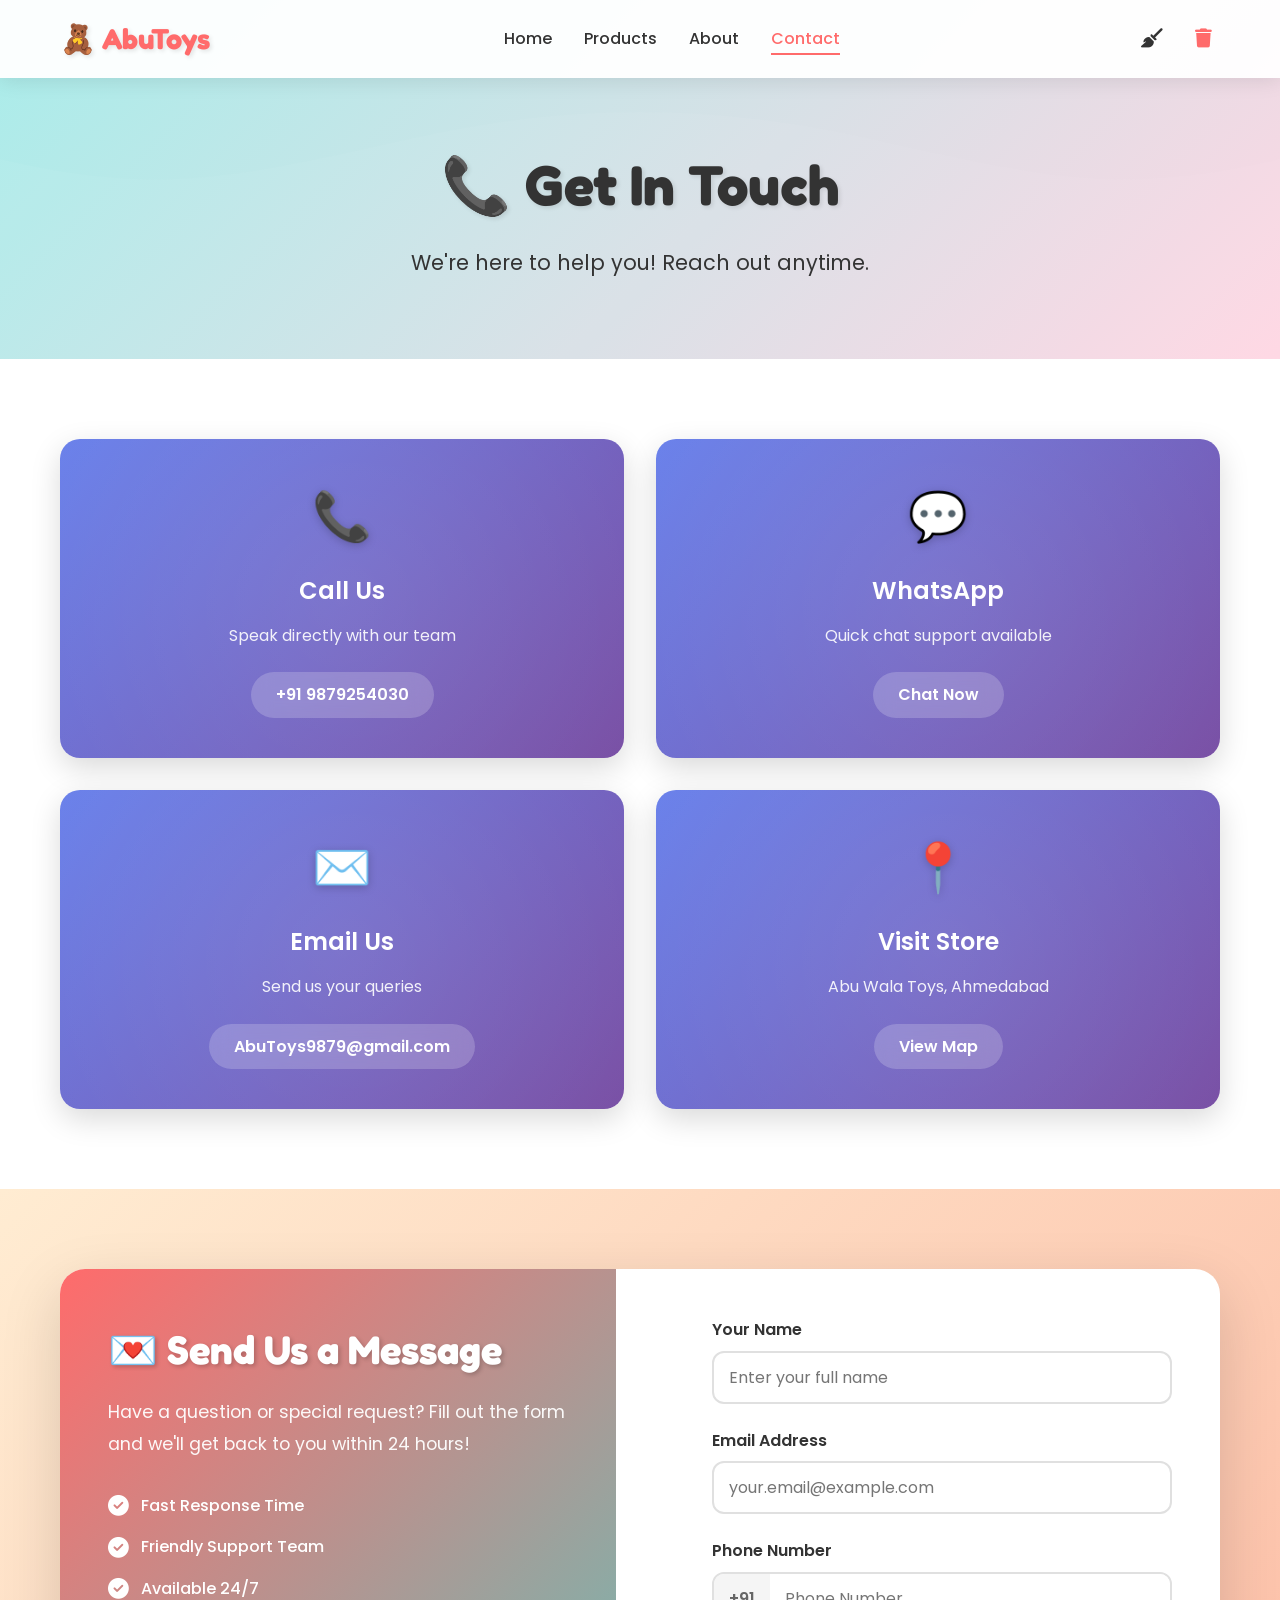
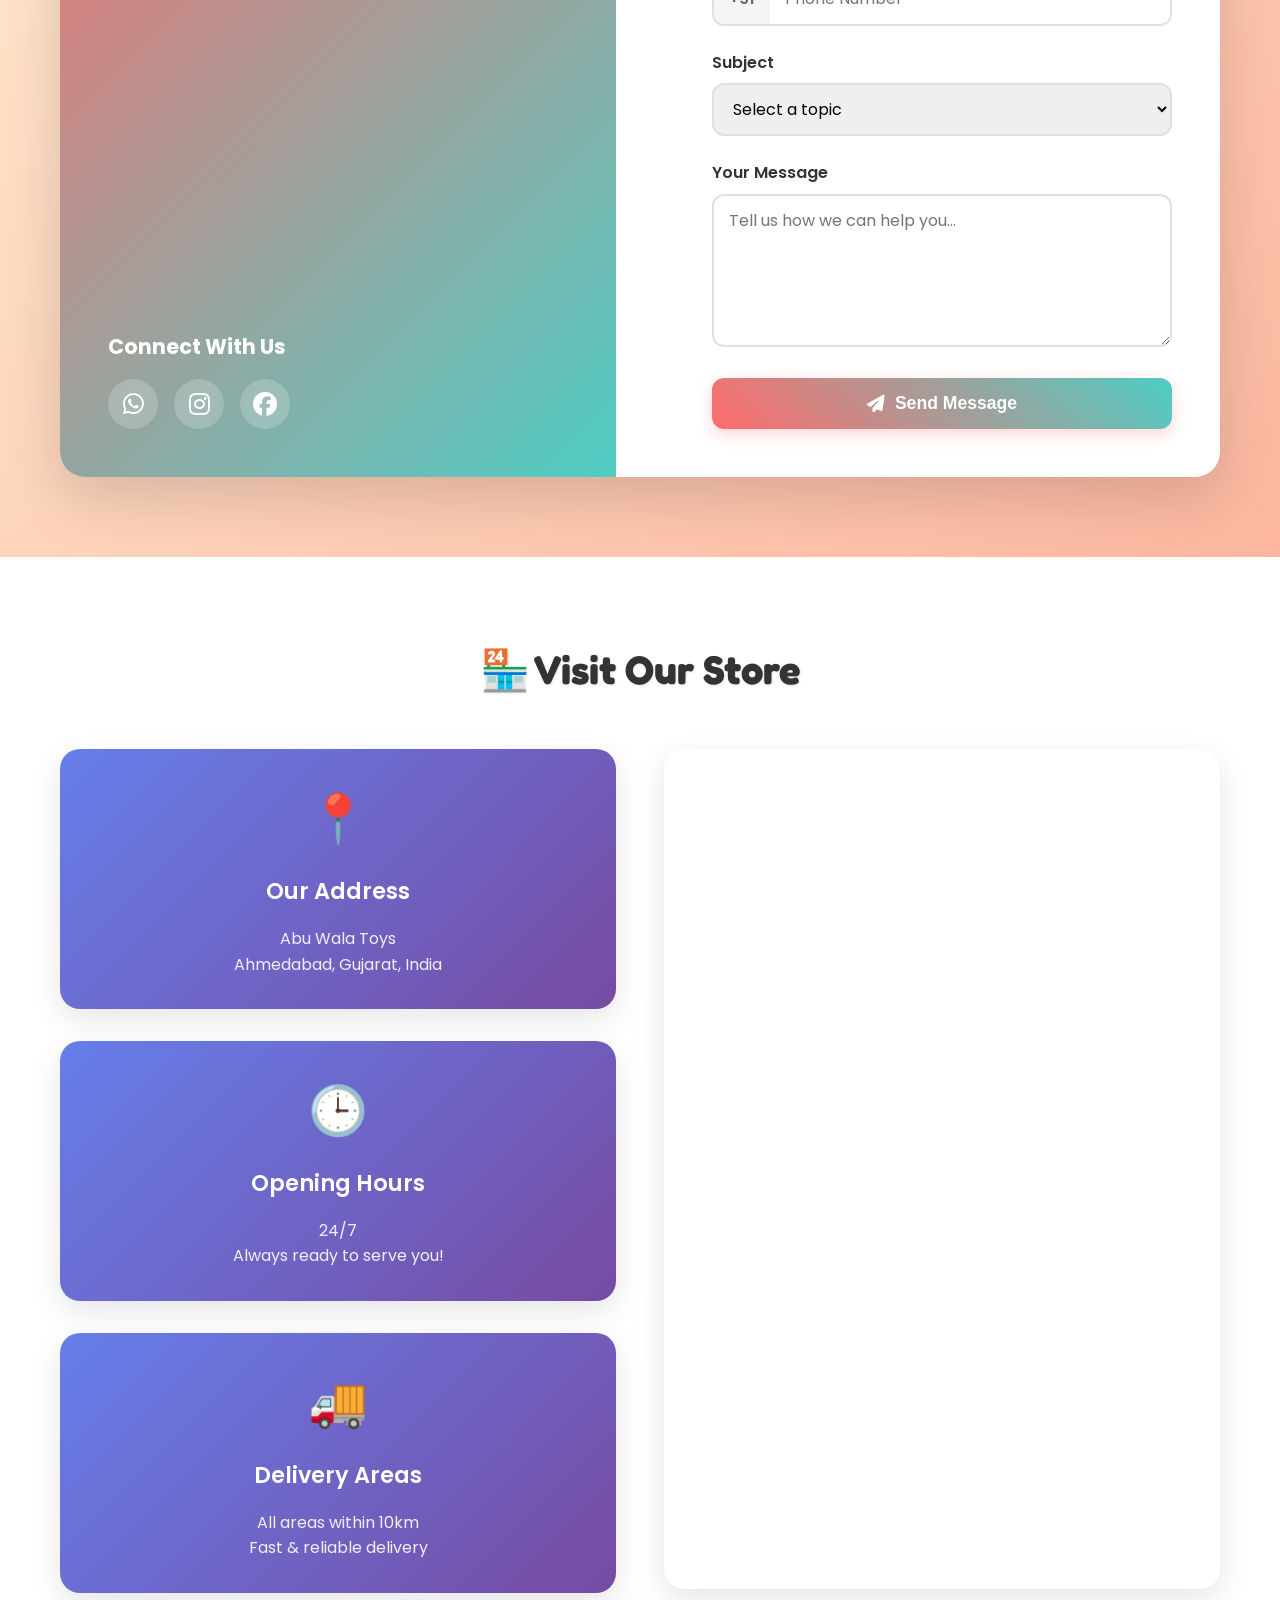
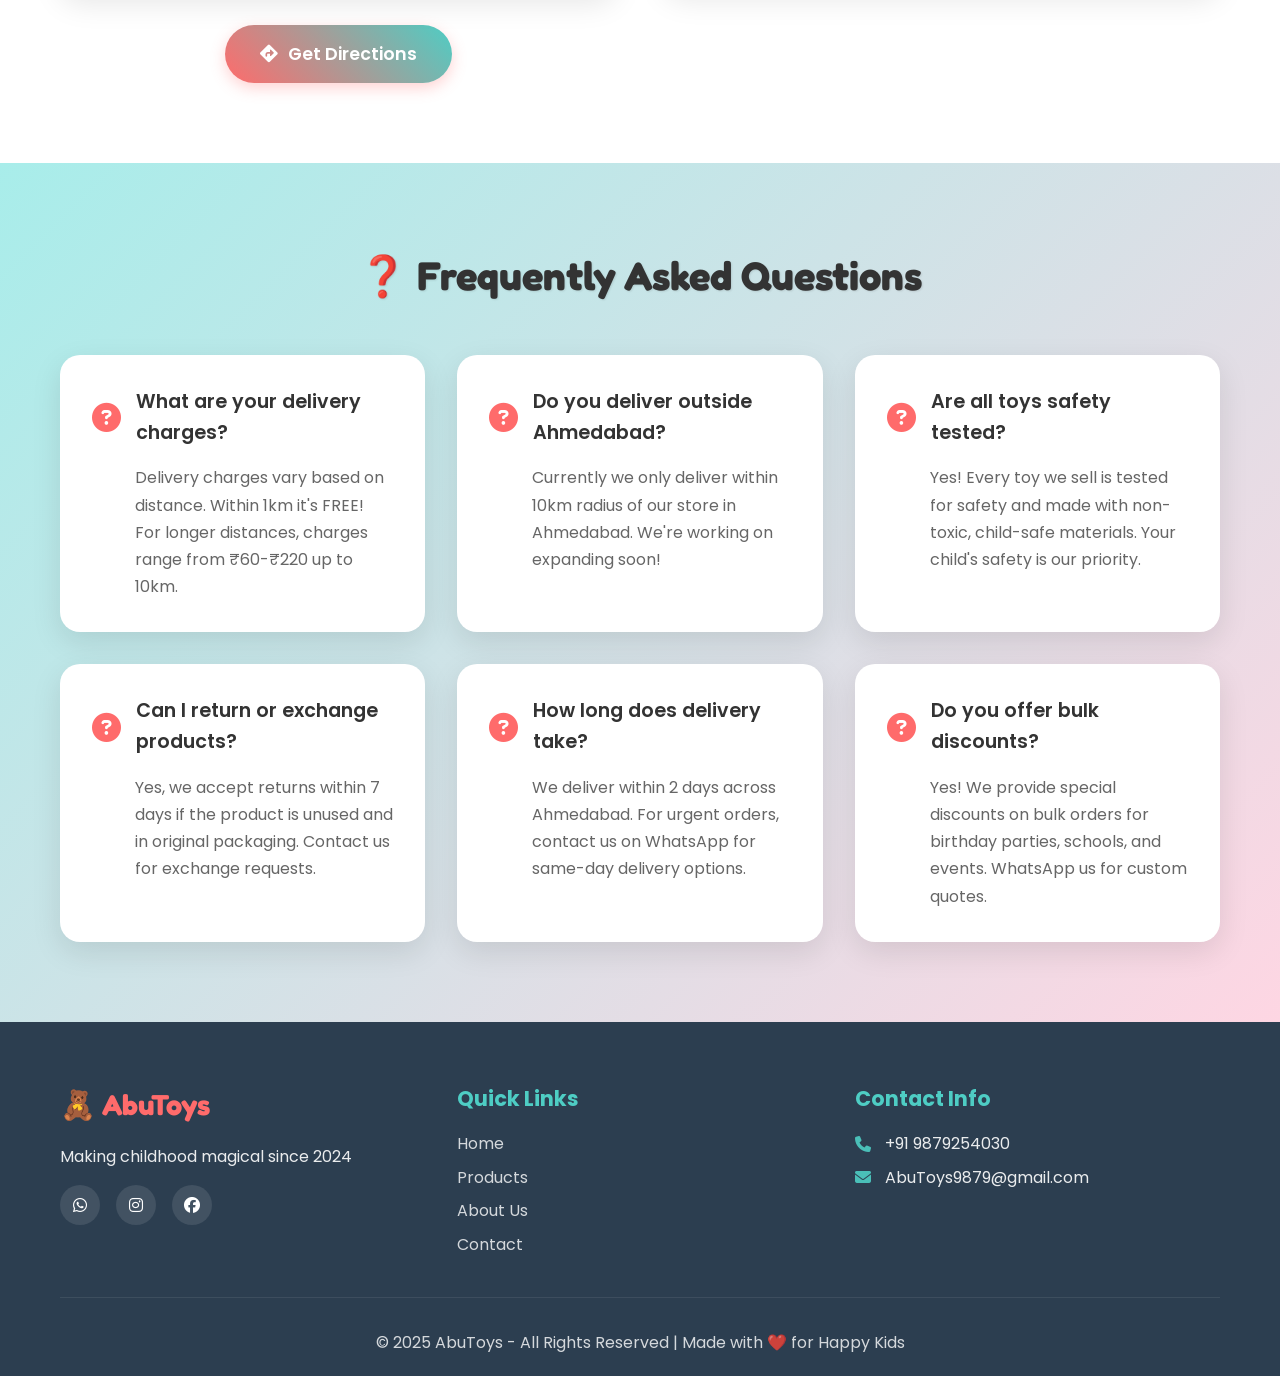
<file: toycontact.html>
<!DOCTYPE html>
<html lang="en">
<head>
    <meta charset="UTF-8">
    <meta name="viewport" content="width=device-width, initial-scale=1.0">
    <title>Contact Us - AbuToys | Get In Touch</title>
    <meta name="description" content="Contact AbuToys Ahmedabad - We're here to help! Call, WhatsApp or visit us. Fast response guaranteed.">
    <meta name="keywords" content="Contact AbuToys, Toy Store Contact, Ahmedabad Toys, Customer Support">
    <meta name="author" content="AbuToys Ahmedabad">
    <link rel="stylesheet" href="toycontact.css">
    <link rel="stylesheet" href="https://cdnjs.cloudflare.com/ajax/libs/font-awesome/6.5.1/css/all.min.css">
    <link href="https://fonts.googleapis.com/css2?family=Fredoka+One:wght@400&family=Poppins:wght@300;400;500;600;700&display=swap" rel="stylesheet">

    <script>
        // Security: Disable right click and inspect
        document.addEventListener('contextmenu', e => e.preventDefault());
        document.addEventListener('keydown', function (e) {
            if (e.keyCode === 123 ||
                (e.ctrlKey && e.shiftKey && e.keyCode === 73) ||
                (e.ctrlKey && e.shiftKey && e.keyCode === 67) ||
                (e.ctrlKey && e.keyCode === 85) ||
                (e.ctrlKey && e.keyCode === 83)) {
                e.preventDefault();
                return false;
            }
        });
    </script>
</head>

<body>
    <!-- Navbar -->
    <nav class="navbar" id="navbar">
        <div class="nav-container">
            <div class="nav-logo">
                <a href="index.html" style="text-decoration: none;">
                    <h2>🧸 AbuToys</h2>
                </a>
            </div>
            <ul class="nav-menu" id="nav-menu">
                <li><a href="index.html" class="nav-link">Home</a></li>
                <li><a href="toyproduct.html" class="nav-link">Products</a></li>
                <li><a href="toyabout.html" class="nav-link">About</a></li>
                <li><a href="toycontact.html" class="nav-link active">Contact</a></li>
            </ul>
            <div class="nav-icons">
                <div class="icon-group">
                    <i class="fa-solid fa-broom nav-icon" title="Clear Order History" id="cartIcon"></i>
                    <i class="fa-solid fa-trash nav-icon" title="Delete Account" id="deleteAccountIcon" style="cursor: pointer; color: #FF6B6B;"></i>
                </div>
            </div>
            <div class="hamburger" id="hamburger">
                <span></span>
                <span></span>
                <span></span>
            </div>
        </div>
        <!-- User Name Display -->
        <div id="userNameDisplay" class="user-name-display"></div>
    </nav>

    <!-- Contact Hero Section -->
    <section class="contact-hero">
        <div class="container">
            <h1 class="page-title animate-fade-in">📞 Get In Touch</h1>
            <p class="page-subtitle animate-fade-in-delay">We're here to help you! Reach out anytime.</p>
        </div>
    </section>

    <!-- Quick Contact Cards -->
    <section class="quick-contact">
        <div class="container">
            <div class="contact-cards-grid">
                <div class="contact-card">
                    <div class="card-icon">📞</div>
                    <h3>Call Us</h3>
                    <p>Speak directly with our team</p>
                    <a href="tel:+919879254030" class="contact-link">+91 9879254030</a>
                </div>
                <div class="contact-card">
                    <div class="card-icon">💬</div>
                    <h3>WhatsApp</h3>
                    <p>Quick chat support available</p>
                    <a href="https://wa.me/8160154042" target="_blank" class="contact-link">Chat Now</a>
                </div>
                <div class="contact-card">
                    <div class="card-icon">✉️</div>
                    <h3>Email Us</h3>
                    <p>Send us your queries</p>
                    <a href="mailto:AbuToys9879@gmail.com" class="contact-link">AbuToys9879@gmail.com</a>
                </div>
                <div class="contact-card">
                    <div class="card-icon">📍</div>
                    <h3>Visit Store</h3>
                    <p>Abu Wala Toys, Ahmedabad</p>
                    <a href="#store-location" class="contact-link">View Map</a>
                </div>
            </div>
        </div>
    </section>

    <!-- Contact Form Section -->
    <section class="contact-form-section">
        <div class="container">
            <div class="form-wrapper">
                <div class="form-left">
                    <h2>💌 Send Us a Message</h2>
                    <p>Have a question or special request? Fill out the form and we'll get back to you within 24 hours!</p>
                    
                    <div class="form-features">
                        <div class="feature-item">
                            <i class="fas fa-check-circle"></i>
                            <span>Fast Response Time</span>
                        </div>
                        <div class="feature-item">
                            <i class="fas fa-check-circle"></i>
                            <span>Friendly Support Team</span>
                        </div>
                        <div class="feature-item">
                            <i class="fas fa-check-circle"></i>
                            <span>Available 24/7</span>
                        </div>
                    </div>

                    <div class="social-connect">
                        <h4>Connect With Us</h4>
                        <div class="social-buttons">
                            <a href="https://wa.me/919879254030" target="_blank" class="social-btn whatsapp">
                                <i class="fab fa-whatsapp"></i>
                            </a>
                            <a href="https://www.instagram.com/abutoys_official" target="_blank" class="social-btn instagram">
                                <i class="fab fa-instagram"></i>
                            </a>
                            <a href="#" class="social-btn facebook">
                                <i class="fab fa-facebook"></i>
                            </a>
                        </div>
                    </div>
                </div>

                <div class="form-right">
                    <form id="contactForm">
                        <div class="form-group">
                            <label for="name">Your Name</label>
                            <input type="text" id="name" name="name" placeholder="Enter your full name" required>
                        </div>

                        <div class="form-group">
                            <label for="email">Email Address</label>
                            <input type="email" id="email" name="email" placeholder="your.email@example.com" required>
                        </div>

                        <div class="form-group">
                            <label for="phone">Phone Number</label>
                            <div class="phone-input-wrapper">
                                <span class="phone-prefix">+91</span>
                                <input type="tel" id="phone" name="phone" placeholder="Phone Number" maxlength="10" required>
                            </div>
                        </div>

                        <div class="form-group">
                            <label for="subject">Subject</label>
                            <select id="subject" name="subject" required>
                                <option value="">Select a topic</option>
                                <option value="product">Product Inquiry</option>
                                <option value="order">Order Status</option>
                                <option value="delivery">Delivery Question</option>
                                <option value="complaint">Complaint/Issue</option>
                                <option value="feedback">Feedback</option>
                                <option value="other">Other</option>
                            </select>
                        </div>

                        <div class="form-group">
                            <label for="message">Your Message</label>
                            <textarea id="message" name="message" rows="5" placeholder="Tell us how we can help you..." required></textarea>
                        </div>

                        <button type="submit" class="submit-btn">
                            <i class="fas fa-paper-plane"></i> Send Message
                        </button>
                    </form>
                </div>
            </div>
        </div>
    </section>

    <!-- Store Location & Hours -->
    <section class="store-location" id="store-location">
        <div class="container">
            <h2 class="section-title">🏪 Visit Our Store</h2>
            
            <div class="location-grid">
                <div class="location-info">
                    <div class="info-card">
                        <div class="info-icon">📍</div>
                        <h3>Our Address</h3>
                        <p>Abu Wala Toys<br>Ahmedabad, Gujarat, India</p>
                    </div>

                    <div class="info-card">
                        <div class="info-icon">🕒</div>
                        <h3>Opening Hours</h3>
                        <p>24/7<br>Always ready to serve you!</p>
                    </div>

                    <div class="info-card">
                        <div class="info-icon">🚚</div>
                        <h3>Delivery Areas</h3>
                        <p>All areas within 10km<br>Fast & reliable delivery</p>
                    </div>

                    <div class="directions-btn-wrapper">
                        <a href="https://www.google.com/maps/place/Abu+Wala+Toys/@23.0370158,72.5820909,17z" target="_blank" class="directions-btn">
                            <i class="fas fa-directions"></i> Get Directions
                        </a>
                    </div>
                </div>

                <div class="location-map">
                    <iframe
                        src="https://www.google.com/maps/embed?pb=!1m18!1m12!1m3!1d917.4959341168718!2d72.5820909!3d23.0370158!2m3!1f0!2f0!3f0!3m2!1i1024!2i768!4f13.1!3m3!1m2!1s0x395e85003cc4458d%3A0x18176afb34712d04!2sAbu%20Wala%20Toys!5e1!3m2!1sen!2sin!4v1736866889123!5m2!1sen!2sin"
                        width="100%" 
                        height="100%" 
                        style="border:0;" 
                        allowfullscreen="" 
                        loading="lazy"
                        referrerpolicy="no-referrer-when-downgrade">
                    </iframe>
                </div>
            </div>
        </div>
    </section>

    <!-- FAQ Section -->
    <section class="faq-section">
        <div class="container">
            <h2 class="section-title">❓ Frequently Asked Questions</h2>
            
            <div class="faq-grid">
                <div class="faq-item">
                    <div class="faq-question">
                        <i class="fas fa-question-circle"></i>
                        <h3>What are your delivery charges?</h3>
                    </div>
                    <p class="faq-answer">Delivery charges vary based on distance. Within 1km it's FREE! For longer distances, charges range from ₹60-₹220 up to 10km.</p>
                </div>

                <div class="faq-item">
                    <div class="faq-question">
                        <i class="fas fa-question-circle"></i>
                        <h3>Do you deliver outside Ahmedabad?</h3>
                    </div>
                    <p class="faq-answer">Currently we only deliver within 10km radius of our store in Ahmedabad. We're working on expanding soon!</p>
                </div>

                <div class="faq-item">
                    <div class="faq-question">
                        <i class="fas fa-question-circle"></i>
                        <h3>Are all toys safety tested?</h3>
                    </div>
                    <p class="faq-answer">Yes! Every toy we sell is tested for safety and made with non-toxic, child-safe materials. Your child's safety is our priority.</p>
                </div>

                <div class="faq-item">
                    <div class="faq-question">
                        <i class="fas fa-question-circle"></i>
                        <h3>Can I return or exchange products?</h3>
                    </div>
                    <p class="faq-answer">Yes, we accept returns within 7 days if the product is unused and in original packaging. Contact us for exchange requests.</p>
                </div>

                <div class="faq-item">
                    <div class="faq-question">
                        <i class="fas fa-question-circle"></i>
                        <h3>How long does delivery take?</h3>
                    </div>
                    <p class="faq-answer">We deliver within 2 days across Ahmedabad. For urgent orders, contact us on WhatsApp for same-day delivery options.</p>
                </div>

                <div class="faq-item">
                    <div class="faq-question">
                        <i class="fas fa-question-circle"></i>
                        <h3>Do you offer bulk discounts?</h3>
                    </div>
                    <p class="faq-answer">Yes! We provide special discounts on bulk orders for birthday parties, schools, and events. WhatsApp us for custom quotes.</p>
                </div>
            </div>
        </div>
    </section>

    <!-- Footer -->
    <footer class="footer">
        <div class="container">
            <div class="footer-content">
                <div class="footer-section">
                    <h3>🧸 AbuToys</h3>
                    <p>Making childhood magical since 2024</p>
                    <div class="social-icons">
                        <a href="https://wa.me/8160154042" target="_blank"><i class="fab fa-whatsapp"></i></a>
                        <a href="https://www.instagram.com/abutoys_official" target="_blank"><i class="fab fa-instagram"></i></a>
                        <a href="#"><i class="fab fa-facebook"></i></a>
                    </div>
                </div>
                <div class="footer-section">
                    <h4>Quick Links</h4>
                    <ul>
                        <li><a href="index.html">Home</a></li>
                        <li><a href="toyproduct.html">Products</a></li>
                        <li><a href="toyabout.html">About Us</a></li>
                        <li><a href="toycontact.html">Contact</a></li>
                    </ul>
                </div>
                <div class="footer-section">
                    <h4>Contact Info</h4>
                    <div class="contact-info">
                        <p><i class="fas fa-phone"></i> +91 9879254030</p>
                        <p><i class="fas fa-envelope"></i> AbuToys9879@gmail.com</p>
                    </div>
                </div>
            </div>
            <div class="footer-bottom">
                <p>&copy; 2025 AbuToys - All Rights Reserved | Made with ❤️ for Happy Kids</p>
            </div>
        </div>
    </footer>

    <!-- Back to Top Button -->
    <div id="backToTopSimple" style="
        position: fixed;
        bottom: 30px;
        right: 20px;
        background: linear-gradient(45deg, #FF6B6B, #4ECDC4);
        color: white;
        width: 60px;
        height: 60px;
        border-radius: 50%;
        cursor: pointer;
        z-index: 99999;
        display: none;
        align-items: center;
        justify-content: center;
        font-size: 30px;
        font-weight: bolder;
        box-shadow: 0 4px 15px rgba(0,0,0,0.3);
        transition: all 0.3s ease;
    ">↑</div>

    <!-- WhatsApp Float Button -->
    <div id="whatsappFloat" style="
        position: fixed;
        bottom: 100px;
        right: 20px;
        background: #25d366;
        color: white;
        border-radius: 50%;
        width: 60px;
        height: 60px;
        display: none;
        align-items: center;
        justify-content: center;
        box-shadow: 0 4px 20px rgba(37, 211, 102, 0.4);
        cursor: pointer;
        z-index: 999;
        font-size: 28px;
        transition: all 0.3s ease;
    ">
        <i class="fab fa-whatsapp"></i>
    </div>

    <script src="toycontact.js"></script>
</body>
</html>
</file>
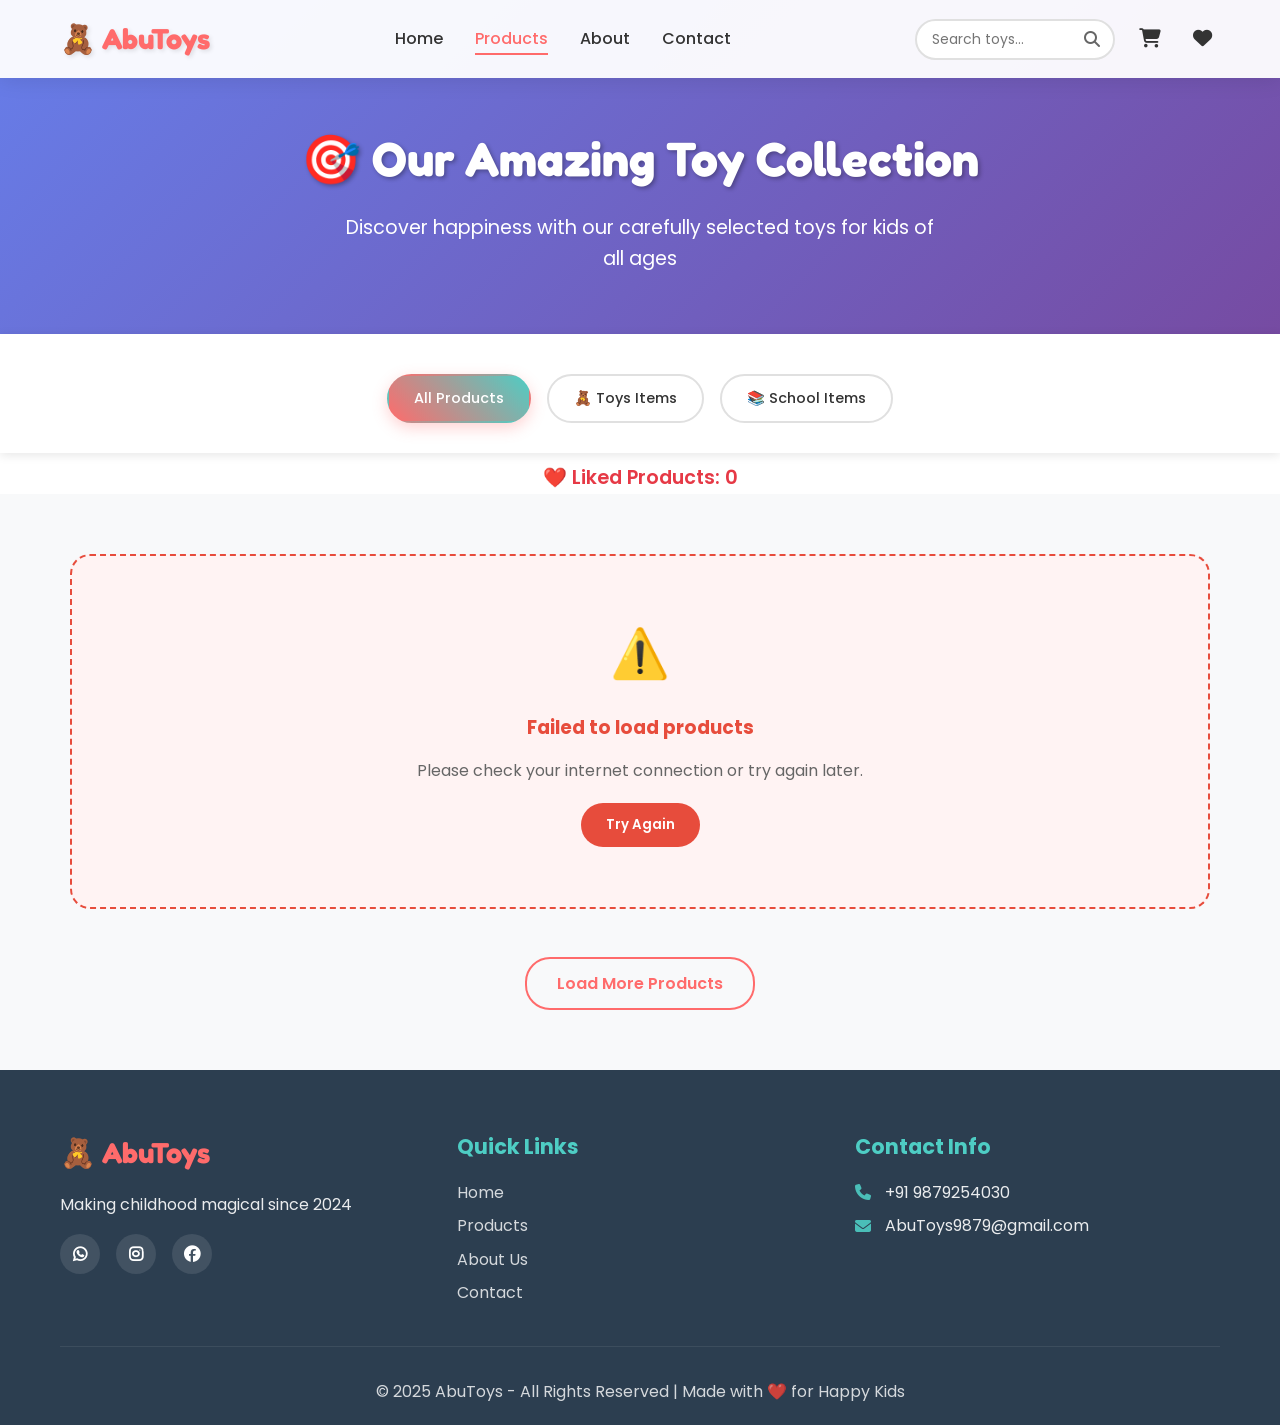
<file: toyproduct.html>
<!DOCTYPE html>
<html lang="en">

<head>
    <meta charset="UTF-8">
    <meta name="viewport" content="width=device-width, initial-scale=1.0">
    <title>Products - AbuToys | Best Toys Collection in Ahmedabad</title>
    <meta name="description"
        content="Browse our amazing collection of toys - Teddy Bears, Remote Control Cars, Dolls, Building Blocks & more! Safe, affordable toys with fast delivery in Ahmedabad">
    <meta name="keywords"
        content="Toys Ahmedabad, Buy Toys Online, Teddy Bear, RC Cars, Dolls, Building Blocks, Kids Toys Shop">
    <meta name="author" content="AbuToys Ahmedabad">
    <link rel="stylesheet" href="toyproduct.css">
    <link rel="stylesheet" href="https://cdnjs.cloudflare.com/ajax/libs/font-awesome/6.5.1/css/all.min.css"
        integrity="sha512-DTOQO9RWCH3ppGqcWaEA1BIZOC6xxalwEsw9c2QQeAIftl+Vegovlnee1c9QX4TctnWMn13TZye+giMm8e2LwA=="
        crossorigin="anonymous" referrerpolicy="no-referrer">
    <link
        href="https://fonts.googleapis.com/css2?family=Fredoka+One:wght@400&family=Poppins:wght@300;400;500;600;700&display=swap"
        rel="stylesheet">

    <script>
        // Security: Disable right click and inspect
        document.addEventListener('contextmenu', e => e.preventDefault());
        document.addEventListener('keydown', function (e) {
        // Disable F12, Ctrl+Shift+I, Ctrl+Shift+C, Ctrl+U, Ctrl+S
            if (e.keyCode === 123 ||
                (e.ctrlKey && e.shiftKey && e.keyCode === 73) ||
                (e.ctrlKey && e.shiftKey && e.keyCode === 67) ||
                (e.ctrlKey && e.keyCode === 85) ||
                (e.ctrlKey && e.keyCode === 83)) {
                e.preventDefault();
                return false;
            }
        });
    </script>
</head>

<body>
    <!-- Navbar (same as home page with added search and heart icon) -->
    <nav class="navbar" id="navbar">
        <div class="nav-container">
            <div class="nav-logo">
                <a href="index.html" style="text-decoration: none;">
                    <h2>🧸 AbuToys</h2>
                </a>
            </div>
            <ul class="nav-menu" id="nav-menu">
                <li><a href="index.html" class="nav-link">Home</a></li>
                <li><a href="toyproduct.html" class="nav-link active">Products</a></li>
                <li><a href="toyabout.html" class="nav-link">About</a></li>
                <li><a href="toycontact.html" class="nav-link">Contact</a></li>
            </ul>
            <div class="nav-icons">
                <!-- Search Container -->
                <div class="search-container">
                    <input type="text" placeholder="Search toys..." class="search-input" id="desktop-search">
                    <i class="fas fa-search search-icon"></i>
                </div>
                <div class="icon-group">
                    <!-- Heart Icon for Liked Products -->
                    <i class="fa-solid fa-shopping-cart nav-icon" title="Cart" id="cartIcon"></i>
                    <i class="fa-solid fa-heart nav-icon" title="Liked Products" id="heartIcon"></i>
                    <!-- <a href="userprofile.html"><i class="fa-solid fa-user nav-icon" title="Account" id="userIcon"></i></a> -->
                </div>
            </div>
            <div class="hamburger" id="hamburger">
                <span></span>
                <span></span>
                <span></span>
            </div>
        </div>
        <!-- User Name Display (same as home page) -->
        <div id="userNameDisplay" class="user-name-display"></div>
    </nav>

    <!-- Products Header -->
    <section class="products-header">
        <div class="container">
            <h1 class="page-title animate-fade-in">🎯 Our Amazing Toy Collection</h1>
            <p class="page-subtitle animate-fade-in-delay">Discover happiness with our carefully selected toys for kids
                of all ages</p>
        </div>
    </section>

    <!-- Product Categories Filter -->
    <section class="product-filters">
        <div class="container">
            <div class="filter-buttons">
                <button class="filter-btn active" data-category="all">All Products</button>
                <button class="filter-btn" data-category="toys">🧸 Toys Items</button>
                <button class="filter-btn" data-category="school">📚 School Items</button>
            </div>
        </div>
    </section>

    <div id="likedCountBox" style="
    text-align:center;
    font-size:1.2rem;
    margin-top:10px;
    font-weight:600;
    color:#e63946;
">
        ❤️ Liked Products: 0
    </div>


    <!-- Products Grid -->
    <section class="products-section">
        <div class="container">
            <div class="products-grid" id="products-grid">
                <!-- Product Cards will be dynamically inserted here by JavaScript -->
            </div>

            <!-- Load More Button -->
            <div class="load-more-container">
                <button class="btn btn-outline" id="load-more-btn">Load More Products</button>
            </div>
        </div>
    </section>

    <!-- Footer (same as home page) -->
    <footer class="footer">
        <div class="container">
            <div class="footer-content">
                <div class="footer-section">
                    <h3>🧸 AbuToys</h3>
                    <p>Making childhood magical since 2024</p>
                    <div class="social-icons">
                        <a href="https://wa.me/8160154042" target="_blank"><i class="fab fa-whatsapp"></i></a>
                        <a href="https://www.instagram.com/abutoys_official" target="_blank"><i class="fab fa-instagram"></i></a>
                        <a href="#"><i class="fab fa-facebook"></i></a>
                    </div>
                </div>
                <div class="footer-section">
                    <h4>Quick Links</h4>
                    <ul>
                        <li><a href="index.html">Home</a></li>
                        <li><a href="toyproduct.html">Products</a></li>
                        <li><a href="toyabout.html">About Us</a></li>
                        <li><a href="toycontact.html">Contact</a></li>
                    </ul>
                </div>
                <div class="footer-section">
                    <h4>Contact Info</h4>
                    <div class="contact-info">
                        <p><i class="fas fa-phone"></i> +91 9879254030</p>
                        <p><i class="fas fa-envelope"></i> AbuToys9879@gmail.com</p>
                    </div>
                </div>
            </div>
            <div class="footer-bottom">
                <p>&copy; 2025 AbuToys - All Rights Reserved | Made with ❤️ for Happy Kids</p>
            </div>
        </div>
    </footer>

    <!-- Image Fullscreen Modal -->
    <div id="image-modal" class="image-modal">
        <span class="close-btn">&times;</span>
        <img class="modal-content" id="modal-img" alt="Product Image">
    </div>


    <!-- Mobile Search Overlay -->
    <div id="mobile-search-overlay" class="mobile-search-overlay">
        <div class="mobile-search-content">
            <!-- ❌ Is button ko hata do -->
            <!-- <button id="mobile-search-close" class="mobile-search-close">×</button> -->
            <input type="text" id="mobile-search-input" class="search-input" placeholder="Search products...">
        </div>
    </div>

    <!-- Back to Top Button (same as home page) -->
    <div id="backToTopSimple" style="
        position: fixed;
        bottom: 30px;
        right: 20px;
        background: linear-gradient(45deg, #FF6B6B, #4ECDC4);
        color: white;
        width: 60px;
        height: 60px;
        border-radius: 50%;
        cursor: pointer;
        z-index: 99999;
        display: none;
        align-items: center;
        justify-content: center;
        font-size: 30px;
        font-weight: bolder;
        box-shadow: 0 4px 15px rgba(0,0,0,0.3);
        transition: all 0.3s ease;
    ">↑</div>

    <!-- WhatsApp Float Button (same as home page) -->
    <div id="whatsappFloat" style="
        position: fixed;
        bottom: 100px;
        right: 20px;
        background: #25d366;
        color: white;
        border-radius: 50%;
        width: 60px;
        height: 60px;
        display: none;
        align-items: center;
        justify-content: center;
        box-shadow: 0 4px 20px rgba(37, 211, 102, 0.4);
        cursor: pointer;
        z-index: 999;
        font-size: 28px;
        transition: all 0.3s ease;
    ">
        <i class="fab fa-whatsapp"></i>
    </div>

    <!-- Mobile Search Float Button -->
    <div id="mobileSearchBtn" class="mobile-search-btn">
        <i class="fas fa-search"></i>
    </div>

    <script src="toyproduct.js"></script>
</body>

</html>
</file>
<file: toycontact.css>
/* Google Fonts Import */
@import url('https://fonts.googleapis.com/css2?family=Fredoka+One&family=Poppins:wght@300;400;500;600;700&display=swap');

/* Reset and Base Styles */
* {
    margin: 0;
    padding: 0;
    box-sizing: border-box;
    -webkit-tap-highlight-color: transparent;
}

body {
    font-family: 'Poppins', sans-serif !important;
    line-height: 1.6;
    color: #333;
    overflow-x: hidden;
}

.container {
    max-width: 1200px;
    margin: 0 auto;
    padding: 0 20px;
}

/* =================== NAVBAR STYLES =================== */
.navbar {
    position: fixed;
    top: 0;
    left: 0;
    right: 0;
    background: rgba(255, 255, 255, 0.95);
    padding: 1rem 0;
    z-index: 1000;
    transition: all 0.3s ease;
    box-shadow: 0 2px 20px rgba(0, 0, 0, 0.1);
}

.nav-container {
    max-width: 1200px;
    margin: 0 auto;
    padding: 0 20px;
    display: flex;
    justify-content: space-between;
    align-items: center;
}

.nav-logo h2 {
    font-family: 'Fredoka One', cursive;
    font-size: 1.8rem;
    color: #FF6B6B;
    text-shadow: 2px 2px 4px rgba(0, 0, 0, 0.1);
}

.nav-menu {
    display: flex;
    list-style: none;
    gap: 2rem;
}

.nav-link {
    text-decoration: none;
    color: #333;
    font-weight: 500;
    transition: color 0.3s ease;
    position: relative;
}

.nav-link:hover {
    color: #FF6B6B;
}

.active {
    color: #FF6B6B;
}

.nav-link::after {
    content: '';
    position: absolute;
    bottom: -5px;
    left: 0;
    width: 0;
    height: 2px;
    background: #FF6B6B;
    transition: width 0.3s ease;
}

.nav-link:hover::after,
.active::after {
    width: 100%;
}

.nav-icons {
    display: flex;
    align-items: center;
    gap: 1rem;
}

.icon-group {
    display: flex;
    align-items: center;
    gap: 1rem;
}

.nav-icon {
    font-size: 1.2rem;
    color: #333;
    cursor: pointer;
    transition: all 0.3s ease;
    padding: 8px;
    border-radius: 50%;
    position: relative;
}

.nav-icon:hover {
    color: #FF6B6B;
    background: rgba(255, 107, 107, 0.1);
    transform: scale(1.1);
}

.nav-icon.active {
    color: #FF6B6B;
    background: rgba(255, 107, 107, 0.2);
}

/* User Name Display */
.user-name-display {
    position: absolute;
    top: 100%;
    left: 50%;
    transform: translateX(-50%);
    background: linear-gradient(45deg, #FF6B6B, #4ECDC4);
    color: white;
    padding: 5px 15px;
    border-radius: 15px;
    font-size: 0.9rem;
    font-weight: 600;
    box-shadow: 0 3px 10px rgba(0, 0, 0, 0.2);
    display: none;
    white-space: nowrap;
}

.hamburger {
    display: none;
    flex-direction: column;
    cursor: pointer;
}

.hamburger span {
    width: 25px;
    height: 3px;
    background: #333;
    margin: 3px 0;
    transition: 0.3s;
}

.hamburger.active span:nth-child(1) {
    transform: rotate(-45deg) translate(-5px, 6px);
}

.hamburger.active span:nth-child(2) {
    opacity: 0;
}

.hamburger.active span:nth-child(3) {
    transform: rotate(45deg) translate(-5px, -6px);
}

/* =================== CONTACT HERO SECTION =================== */
.contact-hero {
    padding: 140px 0 80px;
    background: linear-gradient(135deg, #a8edea 0%, #fed6e3 100%);
    color: #333;
    text-align: center;
    position: relative;
    overflow: hidden;
}

.contact-hero::before {
    content: '';
    position: absolute;
    top: 0;
    left: 0;
    right: 0;
    bottom: 0;
    background: url('data:image/svg+xml,<svg xmlns="http://www.w3.org/2000/svg" viewBox="0 0 1440 320"><path fill="%23ffffff" fill-opacity="0.1" d="M0,96L48,112C96,128,192,160,288,160C384,160,480,128,576,112C672,96,768,96,864,112C960,128,1056,160,1152,160C1248,160,1344,128,1392,112L1440,96L1440,320L1392,320C1344,320,1248,320,1152,320C1056,320,960,320,864,320C768,320,672,320,576,320C480,320,384,320,288,320C192,320,96,320,48,320L0,320Z"></path></svg>') no-repeat bottom;
    background-size: cover;
    opacity: 0.3;
}

.page-title {
    font-family: 'Fredoka One', cursive;
    font-size: 3.5rem;
    margin-bottom: 1rem;
    text-shadow: 2px 2px 4px rgba(0, 0, 0, 0.1);
    position: relative;
    z-index: 1;
}

.page-subtitle {
    font-size: 1.3rem;
    opacity: 0.9;
    position: relative;
    z-index: 1;
}

/* =================== QUICK CONTACT CARDS =================== */
.quick-contact {
    padding: 80px 0;
    background: white;
}

.contact-cards-grid {
    display: grid;
    grid-template-columns: repeat(auto-fit, minmax(400px, 1fr));
    gap: 2rem;
}

.contact-card {
    background: linear-gradient(135deg, #667eea 0%, #764ba2 100%);
    color: white;
    padding: 2.5rem 2rem;
    border-radius: 20px;
    text-align: center;
    box-shadow: 0 10px 30px rgba(0, 0, 0, 0.15);
    transition: all 0.3s ease;
    position: relative;
    overflow: hidden;
}

.contact-card::before {
    content: '';
    position: absolute;
    top: -50%;
    right: -50%;
    width: 200%;
    height: 200%;
    background: radial-gradient(circle, rgba(255,255,255,0.1) 0%, transparent 70%);
    transition: all 0.5s ease;
}

.contact-card:hover::before {
    top: -60%;
    right: -60%;
}

.contact-card:hover {
    transform: translateY(-10px);
    box-shadow: 0 15px 40px rgba(0, 0, 0, 0.2);
}

.card-icon {
    font-size: 3rem;
    margin-bottom: 1rem;
    filter: drop-shadow(0 2px 4px rgba(0, 0, 0, 0.2));
}

.contact-card h3 {
    font-size: 1.5rem;
    font-weight: 600;
    margin-bottom: 0.8rem;
}

.contact-card p {
    opacity: 0.9;
    margin-bottom: 1.5rem;
}

.contact-link {
    display: inline-block;
    padding: 10px 25px;
    background: rgba(255, 255, 255, 0.2);
    color: white;
    text-decoration: none;
    border-radius: 25px;
    font-weight: 600;
    transition: all 0.3s ease;
    backdrop-filter: blur(10px);
}

.contact-link:hover {
    background: white;
    color: #667eea;
    transform: scale(1.05);
}

/* =================== CONTACT FORM SECTION =================== */
.contact-form-section {
    padding: 80px 0;
    background: linear-gradient(135deg, #ffecd2 0%, #fcb69f 100%);
}

.form-wrapper {
    display: grid;
    grid-template-columns: 1fr 1fr;
    gap: 3rem;
    background: white;
    border-radius: 25px;
    overflow: hidden;
    box-shadow: 0 20px 60px rgba(0, 0, 0, 0.15);
}

.form-left {
    padding: 3rem;
    background: linear-gradient(135deg, #FF6B6B 0%, #4ECDC4 100%);
    color: white;
    display: flex;
    flex-direction: column;
    justify-content: center;
}

.form-left h2 {
    font-family: 'Fredoka One', cursive;
    font-size: 2.5rem;
    margin-bottom: 1rem;
    text-shadow: 2px 2px 4px rgba(0, 0, 0, 0.2);
}

.form-left p {
    font-size: 1.1rem;
    line-height: 1.8;
    margin-bottom: 2rem;
    opacity: 0.95;
}

.form-features {
    display: flex;
    flex-direction: column;
    gap: 1rem;
    margin-bottom: 2rem;
}

.feature-item {
    display: flex;
    align-items: center;
    gap: 12px;
}

.feature-item i {
    font-size: 1.3rem;
    color: #fff;
}

.feature-item span {
    font-size: 1rem;
    font-weight: 500;
}

.social-connect {
    margin-top: auto;
}

.social-connect h4 {
    font-size: 1.3rem;
    margin-bottom: 1rem;
}

.social-buttons {
    display: flex;
    gap: 1rem;
}

.social-btn {
    width: 50px;
    height: 50px;
    border-radius: 50%;
    display: flex;
    align-items: center;
    justify-content: center;
    color: white;
    text-decoration: none;
    font-size: 1.5rem;
    transition: all 0.3s ease;
    background: rgba(255, 255, 255, 0.2);
    backdrop-filter: blur(10px);
}

.social-btn:hover {
    background: white;
    transform: scale(1.1);
}

.social-btn.whatsapp:hover { color: #25d366; }
.social-btn.instagram:hover { color: #E1306C; }
.social-btn.facebook:hover { color: #1877F2; }

/* Form Right Side */
.form-right {
    padding: 3rem;
}

.form-group {
    margin-bottom: 1.5rem;
}

.form-group label {
    display: block;
    margin-bottom: 0.5rem;
    font-weight: 600;
    color: #333;
}

.form-group input,
.form-group select,
.form-group textarea {
    width: 100%;
    padding: 12px 15px;
    border: 2px solid #e0e0e0;
    border-radius: 12px;
    font-size: 1rem;
    font-family: 'Poppins', sans-serif;
    transition: all 0.3s ease;
}

.form-group input:focus,
.form-group select:focus,
.form-group textarea:focus {
    outline: none;
    border-color: #FF6B6B;
    box-shadow: 0 0 10px rgba(255, 107, 107, 0.2);
}

.phone-input-wrapper {
    display: flex;
    align-items: center;
    border: 2px solid #e0e0e0;
    border-radius: 12px;
    overflow: hidden;
    transition: all 0.3s ease;
}

.phone-input-wrapper:focus-within {
    border-color: #FF6B6B;
    box-shadow: 0 0 10px rgba(255, 107, 107, 0.2);
}

.phone-prefix {
    padding: 12px 15px;
    background: #f5f5f5;
    font-weight: 600;
    color: #666;
}

.phone-input-wrapper input {
    border: none;
    border-radius: 0;
}

.phone-input-wrapper input:focus {
    border: none;
    box-shadow: none;
}

.submit-btn {
    width: 100%;
    padding: 15px;
    background: linear-gradient(45deg, #FF6B6B, #4ECDC4);
    color: white;
    border: none;
    border-radius: 12px;
    font-size: 1.1rem;
    font-weight: 600;
    cursor: pointer;
    transition: all 0.3s ease;
    display: flex;
    align-items: center;
    justify-content: center;
    gap: 10px;
    box-shadow: 0 5px 15px rgba(255, 107, 107, 0.3);
}

.submit-btn:hover {
    transform: translateY(-2px);
    box-shadow: 0 8px 25px rgba(255, 107, 107, 0.4);
}

/* =================== STORE LOCATION SECTION =================== */
.store-location {
    padding: 80px 0;
    background: white;
}

.section-title {
    font-family: 'Fredoka One', cursive;
    font-size: 2.5rem;
    text-align: center;
    margin-bottom: 3rem;
    color: #333;
    text-shadow: 1px 1px 2px rgba(0, 0, 0, 0.1);
}

.location-grid {
    display: grid;
    grid-template-columns: 1fr 1fr;
    gap: 3rem;
    align-items: start;
}

.location-info {
    display: flex;
    flex-direction: column;
    gap: 2rem;
}

.info-card {
    background: linear-gradient(135deg, #667eea 0%, #764ba2 100%);
    color: white;
    padding: 2rem;
    border-radius: 20px;
    text-align: center;
    box-shadow: 0 10px 30px rgba(0, 0, 0, 0.1);
    transition: all 0.3s ease;
}

.info-card:hover {
    transform: translateY(-5px);
    box-shadow: 0 15px 40px rgba(0, 0, 0, 0.15);
}

.info-icon {
    font-size: 3rem;
    margin-bottom: 1rem;
}

.info-card h3 {
    font-size: 1.4rem;
    font-weight: 600;
    margin-bottom: 1rem;
}

.info-card p {
    opacity: 0.9;
    line-height: 1.6;
}

.directions-btn-wrapper {
    text-align: center;
}

.directions-btn {
    display: inline-flex;
    align-items: center;
    gap: 10px;
    padding: 15px 35px;
    background: linear-gradient(45deg, #FF6B6B, #4ECDC4);
    color: white;
    text-decoration: none;
    border-radius: 30px;
    font-weight: 600;
    font-size: 1.1rem;
    box-shadow: 0 5px 15px rgba(255, 107, 107, 0.3);
    transition: all 0.3s ease;
}

.directions-btn:hover {
    transform: translateY(-3px);
    box-shadow: 0 8px 25px rgba(255, 107, 107, 0.4);
}

.location-map {
    border-radius: 20px;
    overflow: hidden;
    box-shadow: 0 10px 30px rgba(0, 0, 0, 0.1);
    height: 840px;
}

.location-map iframe {
    width: 100%;
    height: 100%;
}

/* =================== FAQ SECTION =================== */
.faq-section {
    padding: 80px 0;
    background: linear-gradient(135deg, #a8edea 0%, #fed6e3 100%);
}

.faq-grid {
    display: grid;
    grid-template-columns: repeat(auto-fit, minmax(350px, 1fr));
    gap: 2rem;
}

.faq-item {
    background: white;
    padding: 2rem;
    border-radius: 20px;
    box-shadow: 0 10px 30px rgba(0, 0, 0, 0.1);
    transition: all 0.3s ease;
}

.faq-item:hover {
    transform: translateY(-5px);
    box-shadow: 0 15px 40px rgba(0, 0, 0, 0.15);
}

.faq-question {
    display: flex;
    align-items: center;
    gap: 15px;
    margin-bottom: 1rem;
}

.faq-question i {
    font-size: 1.8rem;
    color: #FF6B6B;
}

.faq-question h3 {
    font-size: 1.2rem;
    font-weight: 600;
    color: #333;
}

.faq-answer {
    color: #666;
    line-height: 1.7;
    padding-left: 43px;
}

/* =================== FOOTER =================== */
.footer {
    background: #2c3e50;
    color: white;
    padding: 60px 0 20px;
}

.footer-content {
    display: grid;
    grid-template-columns: repeat(auto-fit, minmax(250px, 1fr));
    gap: 2rem;
    margin-bottom: 2rem;
}

.footer-section h3 {
    font-family: 'Fredoka One', cursive;
    font-size: 1.8rem;
    margin-bottom: 1rem;
    color: #FF6B6B;
}

.footer-section h4 {
    font-size: 1.3rem;
    margin-bottom: 1rem;
    color: #4ECDC4;
}

.footer-section p {
    line-height: 1.6;
    opacity: 0.9;
}

.footer-section ul {
    list-style: none;
}

.footer-section ul li {
    margin-bottom: 0.5rem;
}

.footer-section ul li a {
    color: white;
    text-decoration: none;
    opacity: 0.8;
    transition: all 0.3s ease;
}

.footer-section ul li a:hover {
    opacity: 1;
    color: #4ECDC4;
}

.social-icons {
    display: flex;
    gap: 1rem;
    margin-top: 1rem;
}

.social-icons a {
    display: flex;
    align-items: center;
    justify-content: center;
    width: 40px;
    height: 40px;
    background: rgba(255, 255, 255, 0.1);
    border-radius: 50%;
    color: white;
    text-decoration: none;
    transition: all 0.3s ease;
}

.social-icons a:hover {
    background: #4ECDC4;
    transform: translateY(-3px);
}

.contact-info {
    display: flex;
    flex-direction: column;
    gap: 0.5rem;
}

.contact-info p {
    display: flex;
    align-items: center;
    gap: 10px;
}

.contact-info i {
    color: #4ECDC4;
    width: 20px;
}

.footer-bottom {
    border-top: 1px solid rgba(255, 255, 255, 0.1);
    padding-top: 2rem;
    text-align: center;
    opacity: 0.8;
}

/* =================== ANIMATIONS =================== */
@keyframes fadeInUp {
    from {
        opacity: 0;
        transform: translateY(30px);
    }
    to {
        opacity: 1;
        transform: translateY(0);
    }
}

.animate-fade-in {
    animation: fadeInUp 1s ease-out;
}

.animate-fade-in-delay {
    animation: fadeInUp 1s ease-out 0.3s both;
}

/* =================== RESPONSIVE DESIGN =================== */

/* Tablet View */
@media (max-width: 1024px) {
    .page-title {
        font-size: 3rem;
    }

    .section-title {
        font-size: 2.2rem;
    }

    .form-wrapper {
        grid-template-columns: 1fr;
    }

    .location-grid {
        grid-template-columns: 1fr;
    }
}

/* Mobile View */
@media (max-width: 768px) {
    .hamburger {
        display: flex;
    }

    .nav-menu {
        position: fixed;
        left: -100%;
        top: 70px;
        flex-direction: column;
        background-color: white;
        width: 100%;
        text-align: center;
        transition: 0.3s;
        box-shadow: 0 10px 27px rgba(0, 0, 0, 0.05);
        padding: 2rem 0;
    }

    .nav-menu.active {
        left: 0;
    }

    .page-title {
        font-size: 2.5rem;
    }

    .page-subtitle {
        font-size: 1.1rem;
    }

    .section-title {
        font-size: 2rem;
    }

    .contact-cards-grid {
        grid-template-columns: 1fr;
    }

    .form-left {
        padding: 2rem;
    }

    .form-right {
        padding: 2rem;
    }

    .faq-grid {
        grid-template-columns: 1fr;
    }

    .footer-content {
        grid-template-columns: 1fr;
        text-align: center;
    }

    .social-icons {
        justify-content: center;
    }

    .contact-info {
        align-items: center;
    }
}

/* Small Mobile View */
@media (max-width: 480px) {
    .nav-logo h2 {
        font-size: 1.5rem;
    }

    .nav-icon {
        font-size: 1rem;
        padding: 6px;
    }

    .icon-group {
        gap: 0.6rem;
    }

    .page-title {
        font-size: 2rem;
    }

    .page-subtitle {
        font-size: 1rem;
    }

    .section-title {
        font-size: 1.8rem;
    }

    .contact-hero {
        padding: 120px 0 60px;
    }

    .quick-contact,
    .contact-form-section,
    .store-location,
    .faq-section {
        padding: 60px 0;
    }

    .contact-card {
        padding: 2rem 1.5rem;
    }

    .card-icon {
        font-size: 2.5rem;
    }

    .form-left h2 {
        font-size: 2rem;
    }

    .form-left p {
        font-size: 1rem;
    }

    .social-btn {
        width: 45px;
        height: 45px;
        font-size: 1.3rem;
    }

    .submit-btn {
        padding: 12px;
        font-size: 1rem;
    }

    .info-icon {
        font-size: 2.5rem;
    }

    .location-map {
        height: 350px;
    }

    .faq-question h3 {
        font-size: 1.1rem;
    }

    .faq-answer {
        font-size: 0.95rem;
        padding-left: 38px;
    }

    .user-name-display {
        font-size: 0.8rem;
        padding: 3px 12px;
    }
}

/* Extra Small Devices */
@media (max-width: 360px) {
    .container {
        padding: 0 15px;
    }

    .page-title {
        font-size: 1.8rem;
    }

    .section-title {
        font-size: 1.6rem;
    }

    .contact-card h3 {
        font-size: 1.3rem;
    }

    .form-group input,
    .form-group select,
    .form-group textarea {
        padding: 10px 12px;
        font-size: 0.9rem;
    }

    .directions-btn {
        padding: 12px 25px;
        font-size: 1rem;
    }
}
</file>
<file: toyproduct.css>
/* Google Fonts Import - Updated */
@import url('https://fonts.googleapis.com/css2?family=Fredoka+One&family=Poppins:wght@300;400;500;600;700&display=swap');

/* Reset and Base Styles */
* {
    margin: 0;
    padding: 0;
    box-sizing: border-box;
    -webkit-tap-highlight-color: transparent;
}

/* Font defaults - BUT NOT FOR ICONS */
body,
button,
input,
select,
textarea,
.btn {
    font-family: 'Poppins', sans-serif !important;
}

/* Keep Font Awesome for icons ONLY */
.fa,
.fab,
.fas,
.far,
.fal,
.fad,
.fa-solid,
.fa-regular,
.fa-brands {
    font-family: "Font Awesome 6 Free", "Font Awesome 6 Brands" !important;
    font-weight: 900;
}

body {
    line-height: 1.6;
    color: #333;
    overflow-x: hidden;
}

.container {
    max-width: 1200px;
    margin: 0 auto;
    padding: 0 20px;
}

/* Navbar Styles (same as home page with additional features) */
.navbar {
    position: fixed;
    top: 0;
    left: 0;
    right: 0;
    background: rgba(255, 255, 255, 0.95);
    padding: 1rem 0;
    z-index: 1000;
    transition: all 0.3s ease;
    box-shadow: 0 2px 20px rgba(0, 0, 0, 0.1);
}

.nav-container {
    max-width: 1200px;
    margin: 0 auto;
    padding: 0 20px;
    display: flex;
    justify-content: space-between;
    align-items: center;
}

.nav-logo h2 {
    font-family: 'Fredoka One', cursive !important;
    font-size: 1.8rem;
    color: #FF6B6B;
    text-shadow: 2px 2px 4px rgba(0, 0, 0, 0.1);
}

.nav-menu {
    display: flex;
    list-style: none;
    gap: 2rem;
}

.nav-link {
    text-decoration: none;
    color: #333;
    font-weight: 500;
    transition: color 0.3s ease;
    position: relative;
}

.nav-link:hover {
    color: #FF6B6B;
}

.active {
    color: #FF6B6B;
}

.nav-link::after {
    content: '';
    position: absolute;
    bottom: -5px;
    left: 0;
    width: 0;
    height: 2px;
    background: #FF6B6B;
    transition: width 0.3s ease;
}

.nav-link:hover::after,
.active::after {
    width: 100%;
}

.nav-icons {
    display: flex;
    align-items: center;
    gap: 1rem;
}

/* Search Container */
.search-container {
    position: relative;
    display: flex;
    align-items: center;
}

.search-input {
    padding: 8px 35px 8px 15px;
    border: 2px solid #e0e0e0;
    border-radius: 25px;
    outline: none;
    font-size: 14px;
    width: 200px;
    transition: all 0.3s ease;
}

.search-input:focus {
    border-color: #FF6B6B;
    box-shadow: 0 0 10px rgba(255, 107, 107, 0.2);
    outline: none;
}

/* Remove blue highlight on click */
.search-input:focus-visible {
    outline: none;
}

/* Floating Search Button for Mobile */
.mobile-search-btn {
    position: fixed;
    bottom: 30px;
    left: 20px;
    background: linear-gradient(45deg, #667eea, #764ba2);
    color: white;
    border-radius: 50%;
    width: 60px;
    height: 60px;
    display: none;
    align-items: center;
    justify-content: center;
    box-shadow: 0 4px 20px rgba(102, 126, 234, 0.4);
    cursor: pointer;
    z-index: 999;
    font-size: 24px;
    transition: all 0.3s ease;
}

.mobile-search-btn:hover {
    transform: scale(1.05);
}

.search-icon {
    position: absolute;
    right: 15px;
    color: #666;
    cursor: pointer;
    font-size: 1rem;
}

.icon-group {
    display: flex;
    align-items: center;
    gap: 1rem;
}

.nav-icon {
    font-size: 1.2rem;
    color: #333;
    /* ⬅️ Default black color */
    cursor: pointer;
    transition: all 0.3s ease;
    padding: 8px;
    border-radius: 50%;
    position: relative;
}

.nav-icon:hover {
    color: #FF6B6B;
    background: rgba(255, 107, 107, 0.1);
    transform: scale(1.1);
}

.nav-icon.active {
    color: #FF6B6B;
    background: rgba(255, 107, 107, 0.2);
}

/* Heart Icon Special Styling */
#heartIcon.showing-liked {
    color: red !important;
    /* ⬅️ Red when viewing liked products */
    background: rgba(255, 107, 107, 0.2);
    animation: heartbeat 1s ease-in-out infinite;
}

@keyframes heartbeat {

    0%,
    100% {
        transform: scale(1);
    }

    50% {
        transform: scale(1.1);
    }
}

/* User Name Display (same as home page) */
.user-name-display {
    position: absolute;
    top: 100%;
    left: 50%;
    transform: translateX(-50%);
    background: linear-gradient(45deg, #FF6B6B, #4ECDC4);
    color: white;
    padding: 5px 15px;
    border-radius: 15px;
    font-size: 0.9rem;
    font-weight: 600;
    box-shadow: 0 3px 10px rgba(0, 0, 0, 0.2);
    display: none;
    white-space: nowrap;
}

.hamburger {
    display: none;
    flex-direction: column;
    cursor: pointer;
}

.hamburger span {
    width: 25px;
    height: 3px;
    background: #333;
    margin: 3px 0;
    transition: 0.3s;
}

/* =================== HAMBURGER ANIMATION (Same as Home Page) =================== */
.hamburger span {
    transition: all 0.3s ease;
}

.hamburger.active span:nth-child(1) {
    transform: rotate(-45deg) translate(-5px, 6px);
}

.hamburger.active span:nth-child(2) {
    opacity: 0;
}

.hamburger.active span:nth-child(3) {
    transform: rotate(45deg) translate(-5px, -6px);
}

/* Products Header */
.products-header {
    padding: 120px 0 60px;
    background: linear-gradient(135deg, #667eea 0%, #764ba2 100%);
    color: white;
    text-align: center;
}

.page-title {
    font-family: 'Fredoka One', cursive !important;
    font-size: 3rem;
    margin-bottom: 1rem;
    text-shadow: 2px 2px 4px rgba(0, 0, 0, 0.3);
}

.page-subtitle {
    font-size: 1.2rem;
    opacity: 0.9;
    max-width: 600px;
    margin: 0 auto;
}

/* Product Filters */
.product-filters {
    padding: 40px 0 30px 0;
    background: white;
    box-shadow: 0 2px 10px rgba(0, 0, 0, 0.1);
    position: sticky;
    top: 70px;
    z-index: 900;
}

.filter-buttons {
    display: flex;
    flex-wrap: nowrap;
    justify-content: center;
    gap: 1rem;
}

.filter-btn {
    padding: 12px 25px;
    border: 2px solid #e0e0e0;
    background: white;
    border-radius: 25px;
    cursor: pointer;
    font-size: 0.9rem;
    font-weight: 500;
    transition: all 0.3s ease;
    color: #333;
}

.filter-btn:hover {
    border-color: #FF6B6B;
    color: #FF6B6B;
    transform: translateY(-2px);
}

.filter-btn.active {
    background: linear-gradient(45deg, #FF6B6B, #4ECDC4);
    color: white;
    border-color: transparent;
    box-shadow: 0 5px 15px rgba(255, 107, 107, 0.3);
}

/* Products Section */
.products-section {
    padding: 60px 0;
    background: #f8f9fa;
}

.products-grid {
    display: grid;
    grid-template-columns: repeat(2, 1fr); /* 2 cards per row */
    gap: 12px;
    margin-bottom: 2rem;
    max-width: 1200px;
    padding: 0 10px;
}

/* Prevent single card from stretching full width */
.products-grid .product-card:only-child,
.products-grid .product-card:first-child:last-child {
    max-width: 400px;
    margin: 0 auto;
    justify-self: center;
}

/* Product Card Styling - Compact Version */
.product-card {
    background: white;
    border-radius: 12px;
    overflow: hidden;
    box-shadow: 0 2px 8px rgba(0, 0, 0, 0.1);
    transition: all 0.3s ease;
    position: relative;
    cursor: pointer;
}

.product-card:hover {
    transform: translateY(-4px);
    box-shadow: 0 8px 16px rgba(0, 0, 0, 0.15);
}

.product-card:hover {
    transform: translateY(-8px);
    box-shadow: 0 20px 40px rgba(0, 0, 0, 0.15);
}

/* Product Image Container - Responsive */
.product-image-container {
    position: relative;
    height: 200px; /* Compact height */
    overflow: hidden;
    background: #f8f9fa;
}
.product-images {
    position: relative;
    width: 100%;
    height: 100%;
}

.product-img {
    width: 100%;
    height: 100%;
    object-fit: contain;
    /* 👈 ab cut nahi hoga */
    object-position: center;
    background: #fff;
    /* 👈 empty space white dikhai dega */
    position: absolute;
    top: 0;
    left: 0;
    display: none;
    transition: transform 0.3s ease;
    cursor: pointer;
}


.product-img.active {
    display: block;
}

.product-card:hover .product-img {
    transform: scale(1.05);
}

/* =================== IMAGE NAVIGATION ARROWS - BETTER VISIBILITY =================== */
.img-nav {
    position: absolute;
    top: 50%;
    transform: translateY(-50%);
    background: rgba(0, 0, 0, 0.7);
    color: white;
    border: none;
    width: 35px;
    height: 35px;
    border-radius: 50%;
    cursor: pointer;
    display: flex;
    align-items: center;
    justify-content: center;
    z-index: 10;
    opacity: 0;
    transition: all 0.3s ease;
    font-size: 0.9rem;
}

/* Mobile pe arrows always visible */
@media (max-width: 767px) {
    .img-nav {
        opacity: 1 !important;
        background: rgba(255, 255, 255, 0.9);
        color: #333;
        width: 28px;
        height: 28px;
        font-size: 0.75rem;
    }
}

.prev-img {
    left: 8px;
}

.next-img {
    right: 8px;
}

.product-card:hover .img-nav {
    opacity: 1;
}

.img-nav:hover {
    background: #FF6B6B;
    color: white;
    transform: translateY(-50%) scale(1.1);
}

/* =================== PRODUCT DETAIL MODAL - IMAGE SLIDER =================== */
.product-detail-modal .product-images {
    position: relative;
    width: 100%;
    height: 100%;
}

.product-detail-modal .product-img,
.product-detail-modal .video-container {
    position: absolute;
    top: 0;
    left: 0;
    width: 100%;
    height: 100%;
    display: none;
    transition: opacity 0.3s ease;
}

.product-detail-modal .product-img.active,
.product-detail-modal .video-container.active {
    display: block;
}

/* Order Panel - Image Container */
#order-product-card .product-images {
    position: relative;
    width: 100%;
    height: 100%;
}

#order-product-card .product-img,
#order-product-card .video-container {
    position: absolute;
    top: 0;
    left: 0;
    width: 100%;
    height: 100%;
    display: none;
}

#order-product-card .product-img.active,
#order-product-card .video-container.active {
    display: block;
}

/* Image dots indicator */
.image-dots {
    position: absolute;
    bottom: 10px;
    left: 50%;
    transform: translateX(-50%);
    display: flex;
    gap: 5px;
    z-index: 5;
}

.image-dot {
    width: 8px;
    height: 8px;
    border-radius: 50%;
    background: rgba(255, 255, 255, 0.5);
    cursor: pointer;
    transition: all 0.3s ease;
}

.image-dot.active {
    background: white;
    width: 24px;
    border-radius: 4px;
}

/* Product Overlay - Wishlist */
.product-overlay {
    position: absolute;
    top: 15px;
    right: 15px;
    background: white;
    border-radius: 50%;
    width: 40px;
    height: 40px;
    display: flex;
    align-items: center;
    justify-content: center;
    box-shadow: 0 5px 15px rgba(0, 0, 0, 0.1);
    opacity: 0;
    transform: scale(0);
    transition: all 0.3s ease;
    z-index: 3;
}

.product-card:hover .product-overlay {
    opacity: 1;
    transform: scale(1);
}

.wishlist-icon {
    color: #ffb3b3;
    /* ⬅️ Light pink - unliked state */
    cursor: pointer;
    transition: all 0.3s ease;
    font-size: 1.3rem;
    font-weight: 400;
    /* ⬅️ Normal weight for unliked */
}

.wishlist-icon:hover {
    color: #ff5252;
    transform: scale(1.3);
}

.wishlist-icon.liked {
    color: #ff0000 !important;
    /* ⬅️ Bright RED - liked state */
    font-weight: 900 !important;
    /* ⬅️ Bold for liked */
    animation: heartPulse 0.6s ease;
}

@keyframes heartPulse {

    0%,
    100% {
        transform: scale(1);
    }

    25% {
        transform: scale(1.3);
    }

    50% {
        transform: scale(1.1);
    }

    75% {
        transform: scale(1.2);
    }
}

/* Product Info - Compact for Grid View */
.product-info {
    padding: 10px;
    text-align: center;
}

.product-info h3 {
    font-size: 0.9rem;
    font-weight: 600;
    margin-bottom: 5px;
    color: #333;
    line-height: 1.3;
    overflow: hidden;
    text-overflow: ellipsis;
    display: -webkit-box;
    -webkit-line-clamp: 2; /* Max 2 lines */
    -webkit-box-orient: vertical;
}

.product-description {
    font-size: 0.9rem;
    color: #666;
    margin-bottom: 1rem;
    line-height: 1.4;
}

.product-price {
    font-size: 1.2rem;
    font-weight: 700;
    color: #FF6B6B;
    margin-bottom: 1rem;
}

.old-price {
    text-decoration: line-through;
    color: #999;
    font-weight: 400;
    margin-left: 10px;
    font-size: 1rem;
}

.delivery-info {
    font-size: 0.8rem;
    color: #4CAF50;
    margin-top: 5px;
    font-weight: 600;
}

.total-price {
    font-size: 0.9rem;
    color: #FF6B6B;
    font-weight: 700;
    margin-top: 3px;
}

/* Buttons */
.btn {
    padding: 12px 30px;
    border: none;
    border-radius: 25px;
    font-size: 1rem;
    font-weight: 600;
    cursor: pointer;
    transition: all 0.3s ease;
    text-decoration: none;
    display: inline-flex;
    align-items: center;
    gap: 8px;
}

.btn-primary {
    background: linear-gradient(45deg, #FF6B6B, #FF8E8E);
    color: white;
    box-shadow: 0 5px 15px rgba(255, 107, 107, 0.4);
}

.btn-primary:hover {
    transform: translateY(-2px);
    box-shadow: 0 8px 25px rgba(255, 107, 107, 0.6);
}

.btn-secondary {
    background: linear-gradient(45deg, #4ECDC4, #6EE7E0);
    color: white;
    box-shadow: 0 5px 15px rgba(78, 205, 196, 0.4);
}

.btn-secondary:hover {
    transform: translateY(-2px);
    box-shadow: 0 8px 25px rgba(78, 205, 196, 0.6);
}

.btn-outline {
    background: transparent;
    color: #FF6B6B;
    border: 2px solid #FF6B6B;
}

.btn-outline:hover {
    background: #FF6B6B;
    color: white;
    transform: translateY(-2px);
}

.btn-whatsapp {
    background: linear-gradient(45deg, #25D366, #128C7E);
    color: white;
    font-size: 0.9rem;
    padding: 10px 20px;
}

.btn-whatsapp:hover {
    transform: translateY(-2px);
    box-shadow: 0 8px 25px rgba(37, 211, 102, 0.4);
}

/* Load More Button */
.load-more-container {
    display: flex;
    align-items: center;
    justify-content: center;
    text-align: center;
    margin-top: 3rem;
}

/* Mobile Search Overlay */
.mobile-search-overlay {
    position: fixed;
    top: 0;
    left: 0;
    width: 100%;
    height: 100%;
    background: rgba(0, 0, 0, 0.8);
    display: none;
    align-items: center;
    justify-content: center;
    z-index: 9999;
    opacity: 0;
    transition: opacity 0.3s ease;
}

.mobile-search-content {
    background: white;
    padding: 20px;
    border-radius: 15px;
    width: 90%;
    max-width: 600px;
    /* thoda bada allowed */
    position: relative;
    box-shadow: 0 10px 30px rgba(0, 0, 0, 0.3);
    display: flex;
    justify-content: center;
}

/* Search input ko full width */
#mobile-search-input {
    width: 100% !important;
}


/* Image Lightbox */
.lightbox {
    position: fixed;
    top: 0;
    left: 0;
    width: 100%;
    height: 100%;
    background: rgba(0, 0, 0, 0.95);
    display: none;
    align-items: center;
    justify-content: center;
    z-index: 9999;
}

.lightbox-content {
    position: relative;
    max-width: 90vw;
    max-height: 90vh;
    animation: lightboxZoom 0.3s ease-out;
}

@keyframes lightboxZoom {
    from {
        opacity: 0;
        transform: scale(0.5);
    }

    to {
        opacity: 1;
        transform: scale(1);
    }
}

.close-lightbox {
    position: absolute;
    top: -50px;
    right: -10px;
    color: white;
    font-size: 2.5rem;
    cursor: pointer;
    background: rgba(255, 255, 255, 0.2);
    border: none;
    border-radius: 50%;
    width: 45px;
    height: 45px;
    display: flex;
    align-items: center;
    justify-content: center;
    transition: all 0.3s ease;
}

.close-lightbox:hover {
    background: rgba(255, 107, 107, 0.8);
    transform: rotate(90deg);
}

#lightbox-image {
    max-width: 100%;
    max-height: 100%;
    border-radius: 10px;
    box-shadow: 0 10px 30px rgba(0, 0, 0, 0.5);
}

/* Footer (same as home page) */
.footer {
    background: #2c3e50;
    color: white;
    padding: 60px 0 20px;
}

.footer-content {
    display: grid;
    grid-template-columns: repeat(auto-fit, minmax(250px, 1fr));
    gap: 2rem;
    margin-bottom: 2rem;
}

.footer-section h3 {
    font-family: 'Fredoka One', cursive !important;
    font-size: 1.8rem;
    margin-bottom: 1rem;
    color: #FF6B6B;
}

.footer-section h4 {
    font-family: 'Poppins', sans-serif !important;
    font-size: 1.3rem;
    margin-bottom: 1rem;
    color: #4ECDC4;
}

.footer-section p {
    line-height: 1.6;
    opacity: 0.9;
}

.footer-section ul {
    list-style: none;
}

.footer-section ul li {
    margin-bottom: 0.5rem;
}

.footer-section ul li a {
    color: white;
    text-decoration: none;
    opacity: 0.8;
    transition: all 0.3s ease;
}

.footer-section ul li a:hover {
    opacity: 1;
    color: #4ECDC4;
}

.social-icons {
    display: flex;
    gap: 1rem;
    margin-top: 1rem;
}

.social-icons a {
    display: flex;
    align-items: center;
    justify-content: center;
    width: 40px;
    height: 40px;
    background: rgba(255, 255, 255, 0.1);
    border-radius: 50%;
    color: white;
    text-decoration: none;
    transition: all 0.3s ease;
}

.social-icons a:hover {
    background: #4ECDC4;
    transform: translateY(-3px);
}

.contact-info {
    display: flex;
    flex-direction: column;
    gap: 0.5rem;
}

.contact-info p {
    display: flex;
    align-items: center;
    gap: 10px;
}

.contact-info i {
    color: #4ECDC4;
    width: 20px;
}

.footer-bottom {
    border-top: 1px solid rgba(255, 255, 255, 0.1);
    padding-top: 2rem;
    text-align: center;
    opacity: 0.8;
}

/* Animations */
@keyframes fadeInUp {
    from {
        opacity: 0;
        transform: translateY(30px);
    }

    to {
        opacity: 1;
        transform: translateY(0);
    }
}

.animate-fade-in {
    animation: fadeInUp 1s ease-out;
}

.animate-fade-in-delay {
    animation: fadeInUp 1s ease-out 0.3s both;
}

/* Product Card Animation on Load */
.products-grid .product-card {
    animation: fadeInUp 0.6s ease-out both;
}

.products-grid .product-card:nth-child(2) {
    animation-delay: 0.1s;
}

.products-grid .product-card:nth-child(3) {
    animation-delay: 0.2s;
}

.products-grid .product-card:nth-child(4) {
    animation-delay: 0.3s;
}

.products-grid .product-card:nth-child(5) {
    animation-delay: 0.4s;
}

.products-grid .product-card:nth-child(6) {
    animation-delay: 0.5s;
}

@media (max-width: 768px) {
    .nav-icon {
        font-size: 1.2rem;
        padding: 8px;
    }

    .icon-group {
        gap: 0.8rem;
    }
}

@media (max-width: 480px) {
    .nav-icon {
        font-size: 1.1rem;
        padding: 6px;
    }

    .icon-group {
        gap: 0.6rem;
    }
}

/* Responsive Design */
@media (max-width: 768px) {
    .hamburger {
        display: flex;
    }

    .nav-menu {
        position: fixed;
        left: -100%;
        top: 70px;
        flex-direction: column;
        background-color: white;
        width: 100%;
        text-align: center;
        transition: 0.3s;
        box-shadow: 0 10px 27px rgba(0, 0, 0, 0.05);
        padding: 2rem 0;
    }

    .nav-menu.active {
        left: 0;
    }

    .search-container {
        display: none;
    }

    /* Show mobile search button */
    .mobile-search-btn {
        display: flex;
    }

    .page-title {
        font-size: 2.5rem;
    }

    /* .products-grid {
        grid-template-columns: 1fr;
        gap: 1.5rem;
    } */

    .product-image-container {
        height: 280px;
    }

    .img-nav {
        opacity: 1;
        background: rgba(255, 255, 255, 0.9);
        color: #333;
        width: 30px;
        height: 30px;
        font-size: 0.8rem;
    }

    .filter-buttons {
        flex-wrap: nowrap;
        gap: 0.5rem;
    }

    .filter-btn {
        padding: 8px 16px;
        font-size: 0.8rem;
    }

    .footer-content {
        grid-template-columns: 1fr;
        text-align: center;
    }

    .footer-section .social-icons {
        justify-content: center;
        margin-left: auto;
        margin-right: auto;
    }

    .contact-info {
        align-items: center;
    }

    .user-name-display {
        font-size: 0.8rem;
        padding: 3px 12px;
    }
}

@media (max-width: 480px) {
    .page-title {
        font-size: 2rem;
    }

    .products-grid {
        grid-template-columns: 1fr;
        gap: 1rem;
    }

    .product-card {
        margin: 0 10px;
    }

    .btn {
        padding: 10px 20px;
        font-size: 0.9rem;
    }

    .product-filters {
        padding: 40px 0 20px 0;
    }

    .filter-btn {
        padding: 6px 12px;
        font-size: 10px;
    }

    .nav-icon {
        font-size: 1rem;
        padding: 6px;
    }

    .search-input {
        width: 150px;
        font-size: 12px;
    }

    .social-icons {
        justify-content: center;
    }
}

/* Desktop - 3 cards */
@media (min-width: 1024px) {
    .products-grid {
        grid-template-columns: repeat(3, 1fr);
        gap: 20px;
    }
}

/* Tablet - 2 cards */
@media (min-width: 768px) and (max-width: 1023px) {
    .products-grid {
        grid-template-columns: repeat(2, 1fr);
        gap: 15px;
    }
}

/* Mobile - 2 cards (compact) */
@media (max-width: 767px) {
    .products-grid {
        grid-template-columns: repeat(2, 1fr);
        gap: 8px;
        padding: 0 8px;
    }
}

/* Mobile Compact Cards */
@media (max-width: 767px) {
    .product-card {
        border-radius: 8px;
        box-shadow: 0 1px 4px rgba(0, 0, 0, 0.1);
    }
    
    /* Card height ko compact karo */
    .product-image-container {
        height: 160px !important; /* Pehle 200px tha */
    }
    
    .product-info {
        padding: 8px !important;
    }
    
    .product-info h3 {
        font-size: 1.1rem !important;
        margin-bottom: 5px !important;
        line-height: 1.2 !important;
        -webkit-line-clamp: 3;
    }
    
    /* View Product Button */
    .view-product-btn {
        width: 100%;
        padding: 6px 12px;
        background: linear-gradient(45deg, #4ECDC4, #6ee7e0);
        color: white;
        border: none;
        border-radius: 6px;
        font-size: 0.8rem;
        font-weight: 600;
        cursor: pointer;
        margin-top: 15px;
        display: flex;
        align-items: center;
        justify-content: center;
        gap: 4px;
        transition: all 0.3s ease;
    }
    
    .view-product-btn:hover {
        transform: translateY(-2px);
        box-shadow: 0 4px 12px rgba(78, 205, 196, 0.3);
    }
}

/* Desktop View Product Button */
@media (min-width: 768px) {
    .view-product-btn {
        width: 100%;
        padding: 10px 20px;
        background: linear-gradient(45deg, #4ECDC4, #6ee7e0);
        color: white;
        border: none;
        border-radius: 10px;
        font-size: 0.95rem;
        font-weight: 700;
        cursor: pointer;
        margin-top: 10px;
        display: flex;
        align-items: center;
        justify-content: center;
        gap: 6px;
        transition: all 0.3s ease;
    }
    
    .view-product-btn:hover {
        transform: translateY(-3px);
        box-shadow: 0 6px 20px rgba(78, 205, 196, 0.4);
    }
}

@media (min-width: 1024px) {
    .product-image-container {
        height: 350px;
    }
}

/* @media (min-width: 768px) {
    .product-info {
        padding: 15px;
    }
    
    .product-info h3 {
        font-size: 1.1rem;
    }
} */

@media (min-width: 1024px) {
    .product-info {
        padding: 20px;
    }
    
    .product-info h3 {
        font-size: 1.3rem;
    }
}

/* =================== PRODUCT DETAIL MODAL =================== */
.product-detail-modal {
    position: fixed;
    top: 0;
    left: 0;
    width: 100%;
    height: 100%;
    background: rgba(0, 0, 0, 0.92);
    backdrop-filter: blur(5px);
    z-index: 999999;
    display: none;
    align-items: center;
    justify-content: center;
    padding: 20px;
    overflow-y: auto;
    opacity: 0;
    transition: opacity 0.3s ease;
}

.product-detail-modal.active {
    display: flex;
    opacity: 1;
}

.product-detail-content {
    background: white;
    border-radius: 20px;
    max-width: 600px;
    width: 100%;
    max-height: 90vh;
    overflow-y: auto;
    position: relative;
    box-shadow: 0 20px 60px rgba(0, 0, 0, 0.4);
    transform: translateY(50px);
    transition: transform 0.4s ease;
}

.product-detail-modal.active .product-detail-content {
    transform: translateY(0);
}

.product-detail-close {
    position: sticky;
    top: 10px;
    right: 10px;
    float: right;
    background: linear-gradient(45deg, #ff6b6b, #ff5252);
    color: white;
    border: none;
    border-radius: 50%;
    width: 45px;
    height: 45px;
    cursor: pointer;
    font-size: 24px;
    z-index: 10;
    box-shadow: 0 4px 15px rgba(255, 107, 107, 0.4);
    transition: all 0.3s ease;
    display: flex;
    align-items: center;
    justify-content: center;
    font-weight: 300;
    line-height: 1;
}

.product-detail-close:hover {
    background: linear-gradient(45deg, #e74c3c, #c0392b);
    transform: rotate(90deg) scale(1.1);
    box-shadow: 0 6px 20px rgba(231, 76, 60, 0.5);
}

.product-detail-content::-webkit-scrollbar {
    width: 8px;
}

.product-detail-content::-webkit-scrollbar-track {
    background: #f1f1f1;
    border-radius: 10px;
}

.product-detail-content::-webkit-scrollbar-thumb {
    background: linear-gradient(45deg, #FF6B6B, #4ECDC4);
    border-radius: 10px;
}

.product-detail-content::-webkit-scrollbar-thumb:hover {
    background: linear-gradient(45deg, #e74c3c, #45b7aa);
}

/* Modal Buy Now Button */
.modal-buy-now-btn {
    position: relative;
    overflow: hidden;
}

.modal-buy-now-btn::before {
    content: '';
    position: absolute;
    top: 50%;
    left: 50%;
    width: 0;
    height: 0;
    border-radius: 50%;
    background: rgba(255, 255, 255, 0.3);
    transform: translate(-50%, -50%);
    transition: width 0.6s, height 0.6s;
}

.modal-buy-now-btn:hover::before {
    width: 300px;
    height: 300px;
}

.modal-buy-now-btn:hover {
    transform: translateY(-3px);
    box-shadow: 0 8px 25px rgba(255, 107, 107, 0.5) !important;
}

.modal-buy-now-btn:active {
    transform: translateY(-1px);
}

/* Mobile Responsive */
@media (max-width: 768px) {
    .product-detail-modal {
        padding: 10px;
    }
    
    .product-detail-content {
        border-radius: 15px;
        max-height: 95vh;
    }
    
    .product-detail-close {
        width: 40px;
        height: 40px;
        font-size: 20px;
        top: 8px;
        right: 8px;
    }
    
    .product-info {
        padding: 20px !important;
    }
    
    /* .product-info h3 {
        font-size: 1.3rem !important;
    } */
    
    .modal-buy-now-btn {
        padding: 12px 25px !important;
        font-size: 1rem !important;
    }
}

@media (max-width: 620px) {
    .product-info h3 {
        font-size: 1.5rem !important;
    }
}

@media (max-width: 550px) {
    .product-info h3 {
        font-size: 1.3rem !important;
    }
}

@media (max-width: 480px) {
    .product-detail-content {
        max-height: 98vh;
    }
    
    .product-info {
        padding: 15px !important;
    }

    .product-info h3 {
        font-size: 1.1rem !important;
    }
}

@media (max-width: 400px) {
    .product-info h3 {
        font-size: 1rem !important;
    }
}

/* Animation */
@keyframes slideInUp {
    from {
        opacity: 0;
        transform: translateY(50px);
    }
    to {
        opacity: 1;
        transform: translateY(0);
    }
}


/* Fullscreen Image Modal */
.image-modal {
    display: none;
    position: fixed;
    z-index: 9999;
    inset: 0;
    /* top, right, bottom, left = 0 */
    background-color: rgba(0, 0, 0, 0.9);
    align-items: center;
    justify-content: center;
    padding: 10px;
}

.image-modal img {
    max-width: 95%;
    max-height: 90vh;
    border-radius: 12px;
    box-shadow: 0 4px 30px rgba(0, 0, 0, 0.6);
    object-fit: contain;
    /* image crop na ho */
}

.image-modal .close-btn {
    position: absolute;
    top: 15px;
    right: 20px;
    font-size: 35px;
    color: #fff;
    font-weight: bold;
    cursor: pointer;
    transition: 0.3s;
}

.image-modal .close-btn:hover {
    color: #ff4444;
}

/* ✅ Responsive behavior */
@media (max-width: 768px) {
    .image-modal img {
        max-width: 100%;
        max-height: 80vh;
    }

    .image-modal .close-btn {
        font-size: 30px;
        top: 10px;
        right: 15px;
    }
}

@media (max-width: 480px) {
    .image-modal img {
        max-width: 100%;
        max-height: 75vh;
    }

    .image-modal .close-btn {
        font-size: 26px;
        top: 8px;
        right: 12px;
    }
}


/* =================== VIDEO PLAYER STYLES =================== */
.video-container {
    width: 100%;
    height: 100%;
    position: absolute;
    top: 0;
    left: 0;
    display: none;
    background: #000;
}

.video-container.active {
    display: flex;
    align-items: center;
    justify-content: center;
}

.video-thumbnail {
    width: 100%;
    height: 100%;
    display: flex;
    flex-direction: column;
    align-items: center;
    justify-content: center;
    background: linear-gradient(135deg, #667eea 0%, #764ba2 100%);
    cursor: pointer;
    transition: all 0.3s ease;
}

.video-thumbnail:hover {
    background: linear-gradient(135deg, #764ba2 0%, #667eea 100%);
}

.video-play-icon {
    font-size: 5rem;
    color: white;
    margin-bottom: 15px;
    transition: all 0.3s ease;
    filter: drop-shadow(0 4px 10px rgba(0, 0, 0, 0.3));
}

.video-thumbnail:hover .video-play-icon {
    transform: scale(1.15);
    color: #4ECDC4;
}

.video-label {
    font-size: 1.5rem;
    color: white;
    font-weight: 600;
    text-shadow: 2px 2px 4px rgba(0, 0, 0, 0.3);
}

.video-iframe {
    width: 100%;
    height: 100%;
    border: none;
}

/* Video modal for fullscreen */
.video-modal {
    position: fixed;
    top: 0;
    left: 0;
    width: 100%;
    height: 100%;
    background: rgba(0, 0, 0, 0.95);
    z-index: 99999;
    display: none;
    align-items: center;
    justify-content: center;
    padding: 20px;
}

.video-modal.active {
    display: flex;
}

.video-modal-content {
    position: relative;
    width: 100%;
    max-width: 900px;
    aspect-ratio: 16/9;
    background: #000;
    border-radius: 10px;
    overflow: hidden;
}

.video-close-btn {
    position: absolute;
    top: -50px;
    right: 0;
    background: rgba(255, 255, 255, 0.2);
    color: white;
    border: none;
    width: 45px;
    height: 45px;
    border-radius: 50%;
    font-size: 2rem;
    cursor: pointer;
    display: flex;
    align-items: center;
    justify-content: center;
    transition: all 0.3s ease;
}

.video-close-btn:hover {
    background: #FF6B6B;
    transform: rotate(90deg);
}

@media (max-width: 768px) {
    .video-play-icon {
        font-size: 3.5rem;
    }

    .video-label {
        font-size: 1.2rem;
    }

    .video-modal-content {
        max-width: 100%;
    }
}

.video-player-wrapper {
    width: 100%;
    height: 100%;
    background: #000;
    border-radius: 10px;
    overflow: hidden;
    box-shadow: 0 10px 50px rgba(0,0,0,0.5);
    display: flex;
    align-items: center;
    justify-content: center;
}

.video-player-wrapper iframe,
.video-player-wrapper video {
    width: 100%;
    height: 100%;
    border: none;
    display: block;
    object-fit: contain;
}

/* LANDSCAPE - BIG SCREEN */
@media (min-width: 1025px) {
    .video-modal-content {
        padding: 60px 20px 20px;
    }
    
    .video-player-wrapper {
        max-width: 1400px;
        aspect-ratio: 16/9;
    }
}

/* TABLET */
@media (max-width: 1024px) and (min-width: 769px) {
    .video-modal-content {
        padding: 60px 15px 15px;
    }
    
    .video-player-wrapper {
        max-width: 100%;
        aspect-ratio: 16/9;
    }
}

/* MOBILE - PORTRAIT SHORT KE LIYE */
@media (max-width: 768px) {
    .video-modal-content {
        padding: 50px 0 0;
        height: 100vh;
    }
    
    .video-player-wrapper {
        width: 100vw;
        height: 100vh;
        max-width: 100vw;
        border-radius: 0;
        aspect-ratio: auto;
    }
    
    .video-close-btn {
        width: 45px;
        height: 45px;
        top: 15px;
        right: 15px;
        font-size: 20px;
    }
}

/* EXTRA SMALL MOBILE */
@media (max-width: 480px) {
    .video-modal-content {
        padding: 45px 0 0;
    }
    
    .video-player-wrapper {
        width: 100vw;
        height: 100vh;
    }
}

/* =================== ORDER PANEL - COMPLETELY REDESIGNED =================== */
#order-panel {
    position: fixed;
    top: 0;
    right: -100%;
    width: 100%;
    max-width: 500px;
    height: 100vh;
    background: white;
    z-index: 999999;
    box-shadow: -5px 0 30px rgba(0, 0, 0, 0.3);
    transition: right 0.4s cubic-bezier(0.4, 0, 0.2, 1);
    overflow-y: auto;
    overflow-x: hidden;
}

#order-panel.active {
    right: 0;
}

/* Order Panel Scrollbar */
#order-panel::-webkit-scrollbar {
    width: 8px;
}

#order-panel::-webkit-scrollbar-track {
    background: #f1f1f1;
}

#order-panel::-webkit-scrollbar-thumb {
    background: linear-gradient(180deg, #FF6B6B, #4ECDC4);
    border-radius: 10px;
}

#order-panel::-webkit-scrollbar-thumb:hover {
    background: linear-gradient(180deg, #e74c3c, #45b7aa);
}

/* Order Panel Inner Container */
.order-panel-inner {
    padding: 20px;
    max-width: 100%;
    margin: 0 auto;
}

/* Order Panel Header */
.order-panel-header {
    display: flex;
    justify-content: space-between;
    align-items: center;
    margin-bottom: 25px;
    padding-bottom: 15px;
    border-bottom: 2px solid #e0e0e0;
    position: sticky;
    top: 0;
    background: white;
    z-index: 10;
    padding-top: 5px;
}

.order-panel-title {
    color: #FF6B6B;
    font-family: 'Fredoka One', cursive !important;
    font-size: 1.8rem;
    margin: 0;
}

.order-close-btn {
    background: linear-gradient(45deg, #ff6b6b, #ff5252);
    color: white;
    border: none;
    border-radius: 50%;
    width: 45px;
    height: 45px;
    cursor: pointer;
    font-size: 24px;
    display: flex;
    align-items: center;
    justify-content: center;
    transition: all 0.3s ease;
    box-shadow: 0 4px 12px rgba(255, 107, 107, 0.3);
    flex-shrink: 0;
}

.order-close-btn:hover {
    background: linear-gradient(45deg, #e74c3c, #c0392b);
    transform: rotate(90deg) scale(1.1);
    box-shadow: 0 6px 20px rgba(231, 76, 60, 0.4);
}

/* Order Code */
.order-code-display {
    text-align: center;
    color: #FF6B6B;
    font-size: 1.8rem;
    margin-bottom: 20px;
    font-family: 'Fredoka One', cursive !important;
    padding: 15px;
    background: linear-gradient(135deg, #fff5f5, #ffe8e8);
    border-radius: 15px;
    border: 2px dashed #FF6B6B;
}

/* Product Card in Order Panel */
#order-product-card {
    margin-bottom: 20px;
}

#order-product-card .product-card {
    box-shadow: 0 4px 15px rgba(0, 0, 0, 0.1);
    border-radius: 15px;
    overflow: hidden;
    margin: 0;
    max-width: 100%;
}

#order-product-card .product-image-container {
    height: 250px;
}

#order-product-card .product-info {
    padding: 15px;
}

#order-product-card .product-info h3 {
    font-size: 1.2rem;
    margin-bottom: 8px;
}

/* Price Details Section */
.price-details-section {
    background: linear-gradient(135deg, #f9f9f9, #f0f0f0);
    padding: 18px;
    border-radius: 15px;
    margin-bottom: 20px;
    border: 2px solid #e0e0e0;
}

.price-details-title {
    color: #333;
    margin: 0 0 15px 0;
    font-size: 1.2rem;
    font-weight: 700;
    display: flex;
    align-items: center;
    gap: 8px;
}

.price-row {
    display: flex;
    justify-content: space-between;
    align-items: center;
    margin-bottom: 10px;
    padding: 8px 0;
}

.price-row:not(:last-child) {
    border-bottom: 1px dashed #ddd;
}

.price-label {
    font-size: 0.95rem;
    color: #666;
    font-weight: 500;
}

.price-value {
    font-size: 1rem;
    color: #333;
    font-weight: 600;
}

.price-value.highlight {
    color: #4ECDC4;
    font-weight: 700;
    font-size: 1.1rem;
}

.price-value.discount {
    color: #27ae60;
    font-weight: 700;
}

.total-price-row {
    border-top: 2px solid #FF6B6B !important;
    padding-top: 12px !important;
    margin-top: 8px;
}

.total-price-label {
    font-size: 1.1rem;
    font-weight: 700;
    color: #333;
}

.total-price-value {
    font-size: 1.4rem;
    font-weight: 800;
    color: #FF6B6B;
}

/* Order Form */
.order-form {
    display: flex;
    flex-direction: column;
    gap: 18px;
}

.form-group {
    display: flex;
    flex-direction: column;
    gap: 8px;
}

.form-label {
    font-weight: 600;
    color: #333;
    font-size: 0.95rem;
    display: flex;
    align-items: center;
    gap: 6px;
}

.form-input,
.form-textarea {
    width: 100%;
    padding: 12px 15px;
    border: 2px solid #e0e0e0;
    border-radius: 10px;
    font-size: 0.95rem;
    font-family: 'Poppins', sans-serif;
    transition: all 0.3s ease;
    background: white;
}

.form-input:focus,
.form-textarea:focus {
    outline: none;
    border-color: #FF6B6B;
    box-shadow: 0 0 0 3px rgba(255, 107, 107, 0.1);
}

.form-input[readonly],
.form-textarea[readonly] {
    background: #f5f5f5;
    cursor: not-allowed;
}

.form-textarea {
    min-height: 100px;
    resize: vertical;
}

/* Submit Button */
.order-submit-btn {
    background: linear-gradient(45deg, #FF6B6B, #4ECDC4);
    color: white;
    border: none;
    padding: 16px 30px;
    border-radius: 12px;
    font-size: 1.15rem;
    font-weight: 700;
    cursor: pointer;
    font-family: 'Poppins', sans-serif;
    transition: all 0.3s ease;
    box-shadow: 0 6px 20px rgba(255, 107, 107, 0.3);
    display: flex;
    align-items: center;
    justify-content: center;
    gap: 10px;
    margin-top: 10px;
}

.order-submit-btn:hover {
    transform: translateY(-3px);
    box-shadow: 0 10px 30px rgba(255, 107, 107, 0.5);
}

.order-submit-btn:active {
    transform: translateY(-1px);
}

/* Overlay for Order Panel */
#order-overlay {
    position: fixed;
    top: 0;
    left: 0;
    width: 100%;
    height: 100%;
    background: rgba(0, 0, 0, 0.7);
    backdrop-filter: blur(3px);
    z-index: 999998;
    display: none;
    opacity: 0;
    transition: opacity 0.3s ease;
}

#order-overlay.active {
    display: block;
    opacity: 1;
}

/* =================== RESPONSIVE DESIGN =================== */

/* Tablet */
@media (max-width: 768px) {
    #order-panel {
        max-width: 100%;
    }
    
    .order-panel-inner {
        padding: 15px;
    }
    
    .order-panel-title {
        font-size: 1.5rem;
    }
    
    .order-close-btn {
        width: 40px;
        height: 40px;
        font-size: 20px;
    }
    
    .order-code-display {
        font-size: 1.5rem;
        padding: 12px;
    }
    
    #order-product-card .product-image-container {
        height: 200px;
    }
    
    .price-details-section {
        padding: 15px;
    }
    
    .price-details-title {
        font-size: 1.1rem;
    }
    
    .total-price-value {
        font-size: 1.3rem;
    }
}

/* Mobile */
@media (max-width: 480px) {
    .order-panel-inner {
        padding: 12px;
    }
    
    .order-panel-title {
        font-size: 1.3rem;
    }
    
    .order-close-btn {
        width: 38px;
        height: 38px;
        font-size: 18px;
    }
    
    .order-code-display {
        font-size: 1.3rem;
        padding: 10px;
    }
    
    #order-product-card .product-image-container {
        height: 180px;
    }
    
    .price-details-section {
        padding: 12px;
    }
    
    .price-row {
        flex-direction: column;
        align-items: flex-start;
        gap: 4px;
    }
    
    .price-label,
    .price-value {
        font-size: 0.9rem;
    }
    
    .total-price-label {
        font-size: 1rem;
    }
    
    .total-price-value {
        font-size: 1.2rem;
    }
    
    .form-input,
    .form-textarea {
        padding: 10px 12px;
        font-size: 0.9rem;
    }
    
    .order-submit-btn {
        padding: 14px 25px;
        font-size: 1rem;
    }
}

/* Landscape Mobile */
@media (max-width: 768px) and (orientation: landscape) {
    #order-panel {
        max-width: 400px;
    }
    
    #order-product-card .product-image-container {
        height: 150px;
    }
}
</file>
